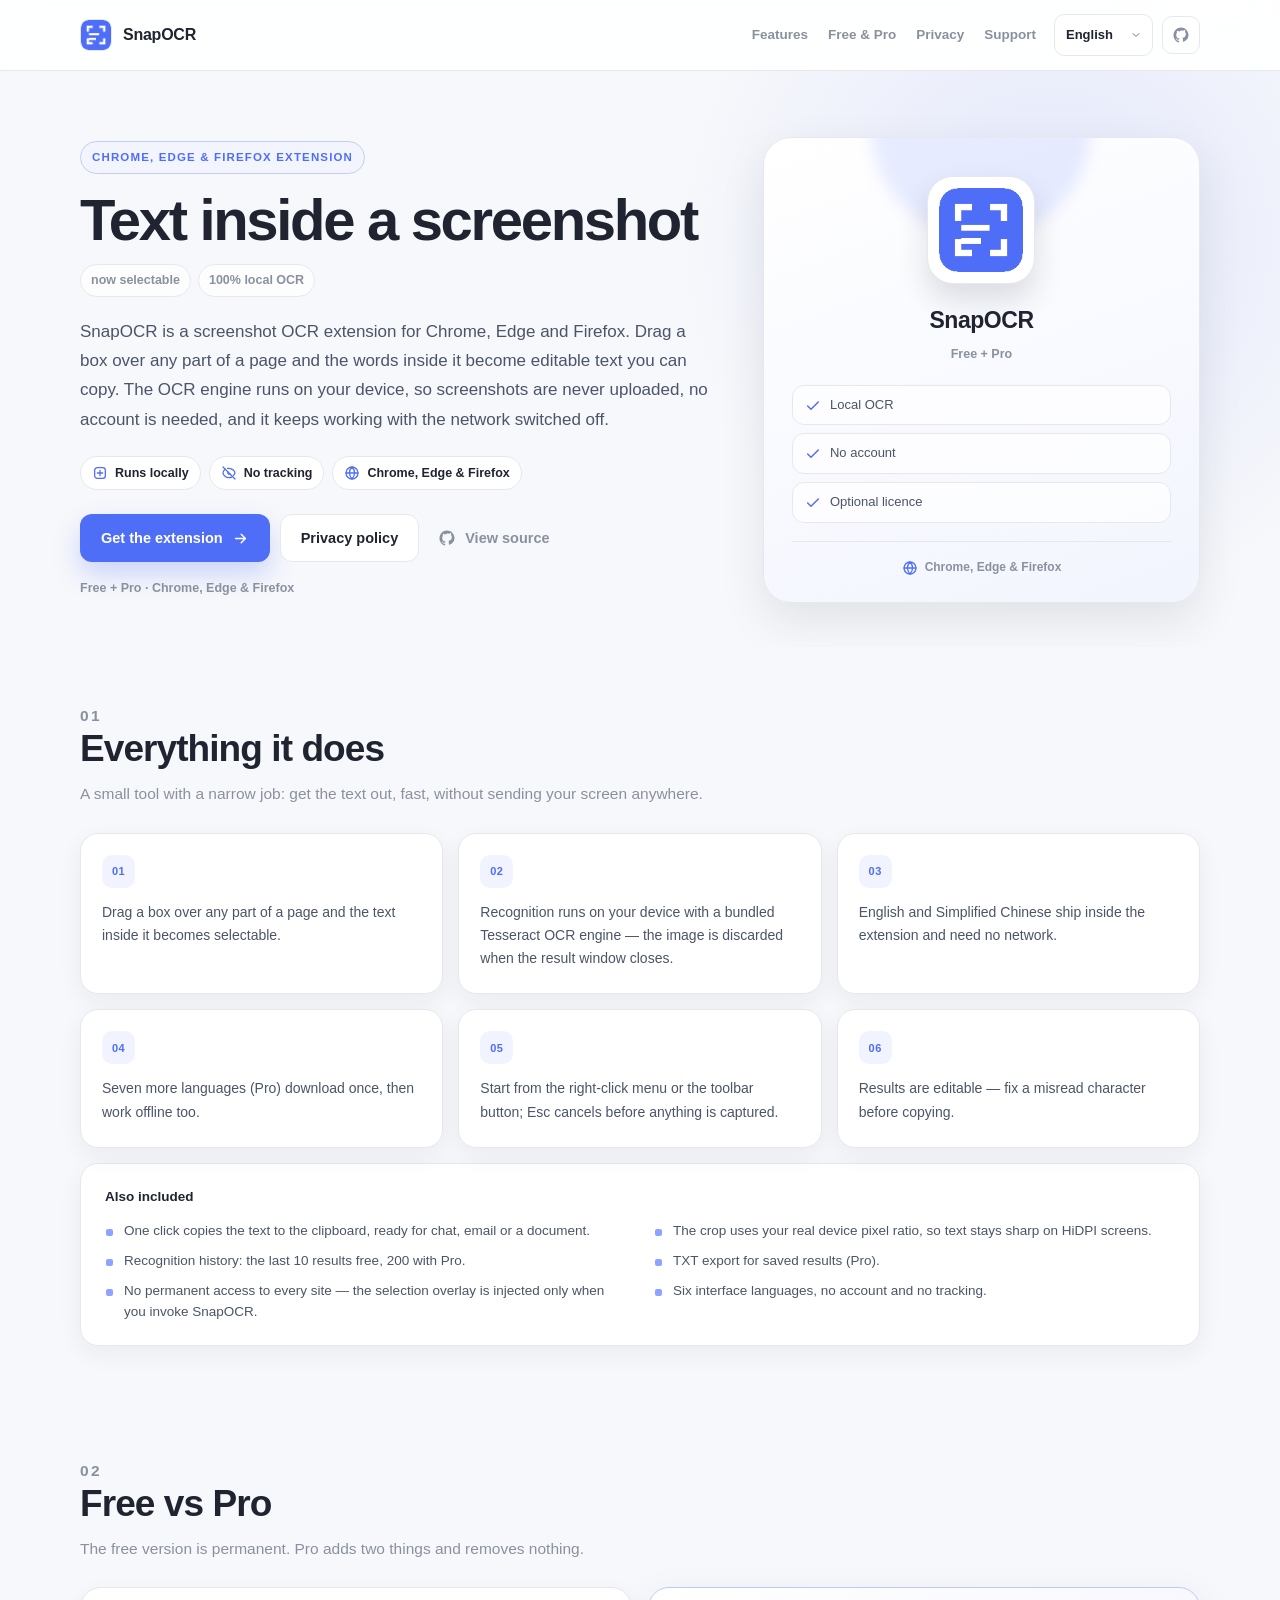
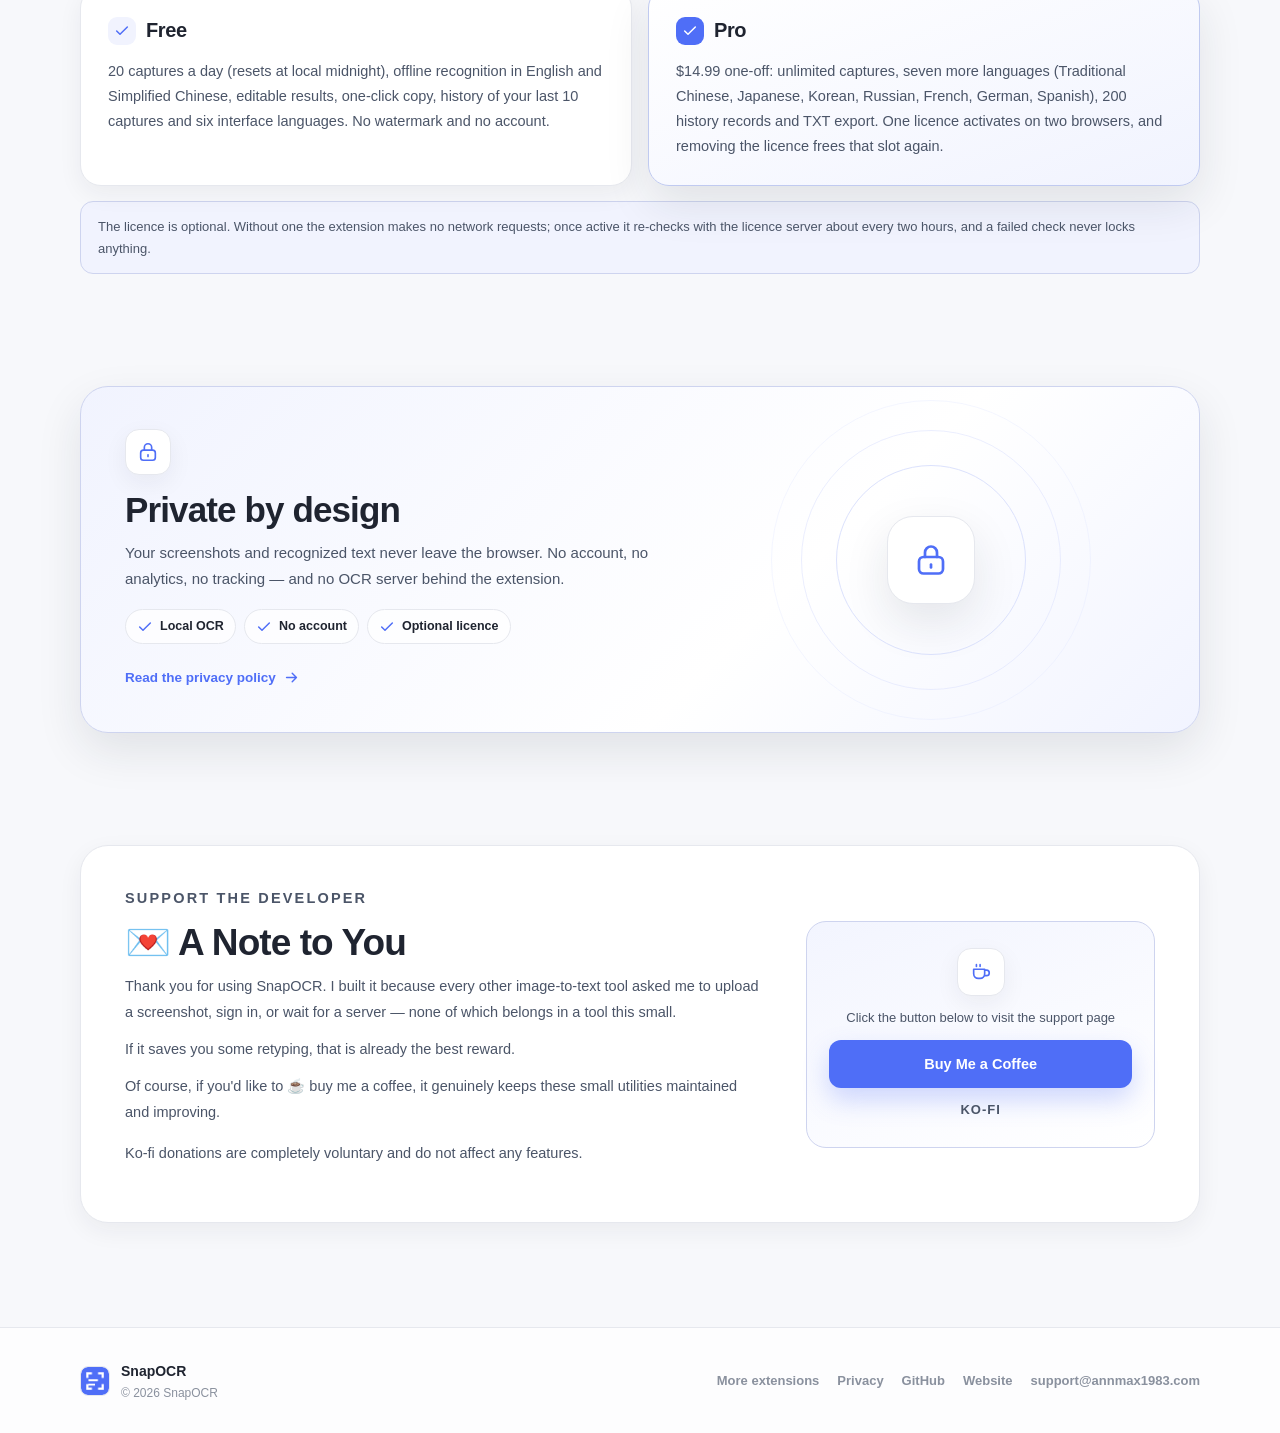
<file: index.html>
<!DOCTYPE html>
<html lang="en">
<head>
<meta charset="utf-8">
<meta name="viewport" content="width=device-width, initial-scale=1">
<title>SnapOCR — Text inside a screenshot</title>
<meta name="description" content="SnapOCR is a screenshot OCR extension for Chrome, Edge and Firefox. Drag a box over any part of a page and the words inside it become editable text.">
<link rel="icon" href="icons/icon128.png">
<style>
:root{
  --accent:#4f6ef7;
  --accent-2:#8ea2ff;
  --bg:#f7f8fb;
  --surface:#ffffff;
  --ink:#1f2430;
  --body:#4b5568;
  --muted:#8a919e;
  --line:#e6e8ee;
  --tint:#eef1fe;
  --tint:color-mix(in srgb, var(--accent) 8%, #ffffff);
  --tint-strong:#e3e8fd;
  --tint-strong:color-mix(in srgb, var(--accent) 14%, #ffffff);
  --shadow:0 18px 45px rgba(31,36,48,.10);
  --shadow-soft:0 8px 24px rgba(31,36,48,.06);
}
*{box-sizing:border-box}
html{scroll-behavior:smooth;scroll-padding-top:96px}
body{
  margin:0;
  color:var(--body);
  background:radial-gradient(900px 420px at 100% -8%, color-mix(in srgb, var(--accent-2) 12%, #ffffff) 0%, rgba(255,255,255,0) 70%), var(--bg);
  font-family:"Segoe UI Variable Text","Segoe UI",-apple-system,BlinkMacSystemFont,"Helvetica Neue",Arial,sans-serif;
  font-size:16px;
  line-height:1.65;
  -webkit-font-smoothing:antialiased;
  text-rendering:optimizeLegibility;
}
img{display:block;max-width:100%}
a{color:var(--accent);text-decoration:none}
a:hover{text-decoration:underline}
button,select{font:inherit}
[hidden]{display:none !important}
::selection{background:color-mix(in srgb, var(--accent) 22%, #ffffff);color:var(--ink)}
:focus-visible{outline:2px solid color-mix(in srgb, var(--accent) 55%, #ffffff);outline-offset:3px}
.wrap{width:min(1120px, calc(100% - 40px));margin:0 auto}
.topbar{position:sticky;top:0;z-index:40;background:rgba(255,255,255,.88);backdrop-filter:blur(16px);border-bottom:1px solid var(--line)}
.topbar-inner{display:flex;align-items:center;gap:18px;height:70px}
.brand{display:flex;align-items:center;gap:11px;color:var(--ink);font-size:16px;font-weight:750;letter-spacing:-.015em;white-space:nowrap}
.brand:hover{text-decoration:none}
.brand img{width:32px;height:32px;border-radius:9px;background:#fff;border:1px solid var(--line)}
.nav-links{display:flex;align-items:center;gap:20px;margin-left:auto;font-size:13.5px;font-weight:650}
.nav-links a{color:var(--muted)}
.nav-links a:hover{color:var(--accent);text-decoration:none}
.top-actions{display:flex;align-items:center;gap:9px;margin-left:auto}
.nav-links + .top-actions{margin-left:0}
.icon-btn{width:38px;height:38px;display:grid;place-items:center;border-radius:10px;border:1px solid var(--line);background:#fff;color:var(--muted)}
.icon-btn:hover{color:var(--accent);border-color:color-mix(in srgb, var(--accent) 26%, var(--line));text-decoration:none}
.lang{
  appearance:none;-webkit-appearance:none;
  border:1px solid var(--line);
  background-color:#fff;
  background-image:url("data:image/svg+xml,%3Csvg xmlns='http://www.w3.org/2000/svg' width='12' height='12' viewBox='0 0 24 24' fill='none' stroke='%2364718a' stroke-width='2' stroke-linecap='round' stroke-linejoin='round'%3E%3Cpath d='m6 9 6 6 6-6'/%3E%3C/svg%3E");
  background-repeat:no-repeat;
  background-position:right 10px center;
  background-size:12px;
  color:var(--ink);
  border-radius:10px;
  padding:9px 32px 9px 11px;
  font-size:13px;
  font-weight:600;
  cursor:pointer;
  max-width:150px;
}
.lang:hover{border-color:color-mix(in srgb, var(--accent) 26%, var(--line))}
.btn{display:inline-flex;align-items:center;justify-content:center;gap:9px;min-height:48px;padding:0 20px;border-radius:12px;border:1px solid transparent;font-weight:700;font-size:14.5px;line-height:1.2;transition:transform .18s ease, box-shadow .18s ease, background-color .18s ease, border-color .18s ease}
.btn:hover{text-decoration:none;transform:translateY(-1px)}
.btn-primary{background:var(--accent);color:#fff;box-shadow:0 12px 26px color-mix(in srgb, var(--accent) 26%, transparent)}
.btn-primary:hover{background:color-mix(in srgb, var(--accent) 90%, var(--ink));box-shadow:0 15px 30px color-mix(in srgb, var(--accent) 30%, transparent)}
.btn-secondary{background:#fff;color:var(--ink);border-color:var(--line)}
.btn-secondary:hover{border-color:color-mix(in srgb, var(--accent) 28%, var(--line))}
.btn-quiet{background:transparent;color:var(--muted);padding:0 8px}
.btn-quiet:hover{color:var(--accent)}
.site-footer{margin-top:48px;border-top:1px solid var(--line);background:rgba(255,255,255,.8);padding:32px 0}
.footer-inner{display:flex;flex-wrap:wrap;gap:20px 32px;align-items:center;justify-content:space-between}
.footer-brand{display:flex;align-items:center;gap:11px;color:var(--ink);font-size:14px;font-weight:700}
.footer-brand img{width:30px;height:30px;border-radius:8px;border:1px solid var(--line);background:#fff}
.footer-brand .copy{display:block;color:var(--muted);font-size:12px;font-weight:500;line-height:1.4;margin-top:1px}
.footer-links{display:flex;flex-wrap:wrap;gap:9px 18px;align-items:center;font-size:13px;font-weight:600}
.footer-links a{color:var(--muted)}
.footer-links a:hover{color:var(--accent);text-decoration:none}
@media (max-width:900px){
  .nav-links{display:none}
  .topbar-inner{height:62px}
  .wrap{width:calc(100% - 32px)}
}
@media (max-width:560px){
  .brand span{display:none}
  .lang{max-width:124px}
  .site-footer{padding:26px 0}
  .footer-inner{align-items:flex-start;flex-direction:column}
}
@media (prefers-reduced-motion:reduce){
  html{scroll-behavior:auto}
  *,*::before,*::after{transition:none !important;animation:none !important}
}

.hero{position:relative;overflow:hidden;padding:66px 0 44px}
.hero::before{content:"";position:absolute;right:-160px;top:-220px;width:780px;height:780px;border-radius:50%;background:radial-gradient(circle, color-mix(in srgb, var(--accent-2) 20%, rgba(255,255,255,0)) 0%, rgba(255,255,255,0) 68%);pointer-events:none}
.hero-grid{position:relative;display:grid;grid-template-columns:minmax(0,1.18fr) minmax(300px,.82fr);gap:54px;align-items:center}
.hero-copy{min-width:0}
.eyebrow{display:inline-flex;align-items:center;gap:7px;padding:6px 11px;border-radius:999px;border:1px solid color-mix(in srgb, var(--accent) 22%, var(--line));background:color-mix(in srgb, var(--accent) 7%, #ffffff);color:var(--accent);font-size:11.5px;font-weight:800;letter-spacing:.1em;text-transform:uppercase}
.hero h1{margin:16px 0 14px;color:var(--ink);font-size:clamp(36px,4.9vw,58px);line-height:1.04;letter-spacing:-.04em;font-weight:800;overflow-wrap:anywhere}
.tagline{display:flex;flex-wrap:wrap;gap:7px;margin:0 0 20px}
.tagline span{padding:5px 10px;border:1px solid var(--line);border-radius:999px;background:rgba(255,255,255,.8);color:var(--muted);font-size:12.5px;font-weight:650}
.lead{max-width:680px;margin:0 0 22px;color:var(--body);font-size:17px;line-height:1.72}
.badges{display:flex;flex-wrap:wrap;gap:8px;margin:0 0 24px}
.badge{display:inline-flex;align-items:center;gap:7px;padding:6px 11px;border:1px solid var(--line);border-radius:999px;background:#fff;color:var(--ink);font-size:12.5px;font-weight:650}
.badge svg{color:var(--accent)}
.cta-row{display:flex;flex-wrap:wrap;gap:10px;align-items:center}
.micro{margin:16px 0 0;color:var(--muted);font-size:12.5px;font-weight:550}
.app-card{position:relative;overflow:hidden;padding:32px 28px 24px;border:1px solid var(--line);border-radius:28px;background:linear-gradient(160deg,#ffffff 0%, color-mix(in srgb, var(--accent) 7%, #ffffff) 100%);box-shadow:var(--shadow);text-align:center}
.app-card-glow{position:absolute;width:220px;height:220px;left:50%;top:-120px;transform:translateX(-50%);border-radius:50%;background:color-mix(in srgb, var(--accent-2) 20%, rgba(255,255,255,0));filter:blur(8px)}
.app-icon{position:relative;width:108px;height:108px;margin:6px auto 18px;padding:11px;border-radius:26px;background:#fff;border:1px solid var(--line);box-shadow:0 16px 30px rgba(31,36,48,.14)}
.app-icon img{width:100%;height:100%;object-fit:contain;border-radius:18px}
.app-name{position:relative;color:var(--ink);font-size:23px;font-weight:800;letter-spacing:-.02em}
.app-sub{position:relative;margin:4px 0 20px;color:var(--muted);font-size:12.5px;font-weight:600}
.app-points{position:relative;display:grid;gap:8px;text-align:left}
.app-points div{display:flex;align-items:flex-start;gap:9px;padding:10px 12px;border:1px solid var(--line);border-radius:12px;background:rgba(255,255,255,.72);color:var(--body);font-size:13px;line-height:1.45}
.app-points svg{flex:none;margin-top:2px;color:var(--accent)}
.app-footer{position:relative;display:flex;align-items:center;justify-content:center;gap:7px;margin-top:18px;padding-top:16px;border-top:1px solid var(--line);color:var(--muted);font-size:12px;font-weight:650}
.app-footer svg{color:var(--accent)}
.block{padding:56px 0}
.section-head{max-width:720px;margin:0 0 26px}
.kicker{margin:0 0 9px;color:var(--accent);font-size:11.5px;font-weight:800;letter-spacing:.15em;text-transform:uppercase}
.section-head h2,.support-copy h2{margin:0 0 10px;color:var(--ink);font-size:clamp(27px,3.2vw,37px);line-height:1.15;letter-spacing:-.025em;font-weight:800}
.section-head p{margin:0;color:var(--muted);font-size:15.5px;line-height:1.65}
.feature-grid{display:grid;grid-template-columns:repeat(3,minmax(0,1fr));gap:15px}
.feature{padding:21px 21px 23px;border:1px solid var(--line);border-radius:18px;background:#fff;box-shadow:var(--shadow-soft);transition:transform .2s ease, border-color .2s ease, box-shadow .2s ease}
.feature:hover{transform:translateY(-2px);border-color:color-mix(in srgb, var(--accent) 22%, var(--line));box-shadow:0 14px 32px rgba(31,36,48,.09)}
.feature .num{display:inline-flex;align-items:center;justify-content:center;width:33px;height:33px;margin-bottom:13px;border-radius:10px;background:var(--tint);color:var(--accent);font-size:11px;font-weight:800;letter-spacing:.04em}
.feature p{margin:0;color:var(--body);font-size:14px;line-height:1.66}
.more-panel{margin-top:15px;padding:22px 24px;border:1px solid var(--line);border-radius:18px;background:#fff;box-shadow:var(--shadow-soft)}
.more-panel h3{margin:0 0 13px;color:var(--ink);font-size:13.5px;font-weight:750}
.more-list{display:grid;grid-template-columns:1fr 1fr;gap:9px 28px;margin:0;padding:0;list-style:none}
.more-list li{position:relative;padding-left:19px;color:var(--body);font-size:13.5px;line-height:1.55}
.more-list li::before{content:"";position:absolute;left:1px;top:.6em;width:7px;height:7px;border-radius:2px;background:var(--accent-2)}
.plans{display:grid;grid-template-columns:1fr 1fr;gap:16px}
.plan{padding:26px 27px;border:1px solid var(--line);border-radius:21px;background:#fff;box-shadow:var(--shadow-soft)}
.plan.premium{border-color:color-mix(in srgb, var(--accent) 25%, var(--line));background:linear-gradient(160deg,#ffffff 0%, color-mix(in srgb, var(--accent) 8%, #ffffff) 100%);box-shadow:var(--shadow)}
.plan-top{display:flex;align-items:center;gap:10px;margin-bottom:12px}
.plan-top h3{margin:0;color:var(--ink);font-size:20px;font-weight:780;letter-spacing:-.02em}
.plan-mark{display:inline-flex;align-items:center;justify-content:center;width:28px;height:28px;border-radius:9px}
.plan-mark.free{background:var(--tint);color:var(--accent)}
.plan-mark.premium{background:var(--accent);color:#fff}
.plan p{margin:0;color:var(--body);font-size:14.5px;line-height:1.72}
.plan-note{margin-top:15px;padding:14px 17px;border:1px solid color-mix(in srgb, var(--accent) 16%, var(--line));border-radius:13px;background:var(--tint);color:var(--body);font-size:13px;line-height:1.65}
.privacy-panel{display:grid;grid-template-columns:minmax(0,1.1fr) minmax(260px,.9fr);gap:34px;align-items:center;padding:42px 44px;border:1px solid color-mix(in srgb, var(--accent) 16%, var(--line));border-radius:28px;background:linear-gradient(135deg, color-mix(in srgb, var(--accent) 8%, #ffffff) 0%, #ffffff 62%, color-mix(in srgb, var(--accent-2) 12%, #ffffff) 100%);box-shadow:var(--shadow)}
.panel-icon{display:inline-flex;align-items:center;justify-content:center;width:46px;height:46px;margin-bottom:15px;border-radius:14px;background:#fff;border:1px solid var(--line);color:var(--accent);box-shadow:var(--shadow-soft)}
.privacy-panel h2{margin:0 0 10px;color:var(--ink);font-size:clamp(26px,3vw,35px);line-height:1.15;letter-spacing:-.025em;font-weight:800}
.panel-lead{max-width:620px;margin:0 0 18px;color:var(--body);font-size:15px;line-height:1.7}
.points{display:flex;flex-wrap:wrap;gap:8px;margin-bottom:20px}
.point{display:inline-flex;align-items:center;gap:7px;padding:6px 11px;border:1px solid var(--line);border-radius:999px;background:rgba(255,255,255,.78);color:var(--ink);font-size:12.5px;font-weight:650}
.point svg{color:var(--accent)}
.text-link{display:inline-flex;align-items:center;gap:7px;color:var(--accent);font-size:13.5px;font-weight:750}
.text-link:hover{text-decoration:none;gap:10px}
.privacy-visual{position:relative;min-height:250px;display:grid;place-items:center}
.ring{position:absolute;border-radius:50%;border:1px solid color-mix(in srgb, var(--accent) 20%, #ffffff)}
.ring.one{width:190px;height:190px}
.ring.two{width:260px;height:260px;opacity:.58}
.ring.three{width:320px;height:320px;opacity:.32}
.lock-badge{position:relative;display:grid;place-items:center;width:88px;height:88px;border-radius:26px;background:#fff;border:1px solid var(--line);color:var(--accent);box-shadow:var(--shadow)}
.lock-badge svg{width:36px;height:36px}
.support-card{display:grid;grid-template-columns:minmax(0,1.3fr) minmax(260px,.7fr);gap:34px;align-items:center;padding:40px 44px;border:1px solid var(--line);border-radius:28px;background:#fff;box-shadow:var(--shadow-soft)}
.support-copy .kicker{margin-bottom:10px}
.support-copy p{max-width:640px;margin:0 0 12px;color:var(--body);font-size:14.5px;line-height:1.75}
.support-copy p:last-of-type{margin-bottom:16px}
.disclaimer{margin:0;color:var(--muted);font-size:12px;line-height:1.6}
.heart{color:var(--accent)}
.kofi{display:flex;flex-direction:column;align-items:center;gap:12px;padding:26px 22px;border:1px solid color-mix(in srgb, var(--accent) 16%, var(--line));border-radius:20px;background:linear-gradient(160deg, color-mix(in srgb, var(--accent) 7%, #ffffff) 0%, #ffffff 100%);text-align:center}
.kofi-icon{display:grid;place-items:center;width:48px;height:48px;border-radius:14px;background:#fff;border:1px solid var(--line);color:var(--accent);box-shadow:var(--shadow-soft)}
.kofi p{margin:0;color:var(--body);font-size:13px;line-height:1.6}
.kofi-btn{width:100%}
.kofi-note{margin:0;color:var(--muted);font-size:11.5px;font-weight:700;letter-spacing:.08em;text-transform:uppercase}
@media (max-width:1024px){
  .hero-grid{grid-template-columns:1fr;gap:38px}
  .app-card{max-width:460px;margin:0 auto;width:100%}
  .feature-grid{grid-template-columns:1fr 1fr}
  .privacy-panel,.support-card{grid-template-columns:1fr;gap:26px}
  .privacy-visual{min-height:210px}
}
@media (max-width:760px){
  .hero{padding:44px 0 30px}
  .hero h1{font-size:clamp(33px,9vw,46px)}
  .lead{font-size:16px}
  .block{padding:42px 0}
  .feature-grid{grid-template-columns:1fr}
  .plans{grid-template-columns:1fr}
  .more-list{grid-template-columns:1fr}
  .privacy-panel,.support-card{padding:28px 22px;border-radius:22px}
  .privacy-visual{display:none}
  .cta-row .btn{flex:1 1 auto}
}
</style>
</head>
<body>
<header class="topbar">
  <div class="wrap topbar-inner">
    <a class="brand" href="index.html"><img src="icons/icon128.png" alt="" width="32" height="32"><span>SnapOCR</span></a>
    <nav class="nav-links" aria-label="Main">
      <a href="#features" id="i-nav-features">Features</a>
      <a href="#plans" id="i-nav-plans">Free &amp; Pro</a>
      <a href="#privacy" id="i-nav-privacy">Privacy</a>
      <a href="#support" id="i-nav-support">Support</a>
    </nav>
    <div class="top-actions">
      <select class="lang" id="i-lang" aria-label="Language"><option value="en">English</option><option value="zh">简体中文</option><option value="ja">日本語</option><option value="de">Deutsch</option><option value="es">Español</option><option value="fr">Français</option></select>
      <a class="icon-btn" href="https://github.com/annmax1983/SnapOCR" target="_blank" rel="noopener" aria-label="GitHub"><svg viewBox="0 0 24 24" width="18" height="18" aria-hidden="true" fill="currentColor"><path d="M12 2C6.48 2 2 6.58 2 12.25c0 4.53 2.87 8.37 6.84 9.73.5.1.68-.22.68-.49 0-.24-.01-1.05-.01-1.9-2.78.62-3.37-1.21-3.37-1.21-.45-1.18-1.11-1.5-1.11-1.5-.91-.64.07-.63.07-.63 1 .07 1.53 1.06 1.53 1.06.89 1.56 2.34 1.11 2.91.85.09-.66.35-1.11.63-1.36-2.22-.26-4.56-1.14-4.56-5.07 0-1.12.39-2.03 1.03-2.75-.1-.26-.45-1.3.1-2.71 0 0 .84-.28 2.75 1.05A9.4 9.4 0 0 1 12 5.96c.85 0 1.71.12 2.51.35 1.91-1.33 2.75-1.05 2.75-1.05.55 1.41.2 2.45.1 2.71.64.72 1.03 1.63 1.03 2.75 0 3.94-2.34 4.81-4.57 5.06.36.32.68.94.68 1.9 0 1.37-.01 2.47-.01 2.81 0 .27.18.6.69.49A10.02 10.02 0 0 0 22 12.25C22 6.58 17.52 2 12 2Z"/></svg></a>
    </div>
  </div>
</header>
<main>
  <section class="hero">
    <div class="wrap hero-grid">
      <div class="hero-copy">
        <span class="eyebrow" id="i-eyebrow">Chrome, Edge &amp; Firefox extension</span>
        <h1 id="i-h1">Text inside a screenshot</h1>
        <div class="tagline" id="i-tagline"><span>now selectable</span><span>100% local OCR</span></div>
        <p class="lead" id="i-intro">SnapOCR is a screenshot OCR extension for Chrome, Edge and Firefox. Drag a box over any part of a page and the words inside it become editable text you can copy. The OCR engine runs on your device, so screenshots are never uploaded, no account is needed, and it keeps working with the network switched off.</p>
        <div class="badges" id="i-badges"><span class="badge"><svg viewBox="0 0 24 24" width="16" height="16" aria-hidden="true" fill="none" stroke="currentColor" stroke-width="1.9" stroke-linecap="round" stroke-linejoin="round"><rect x="4" y="4" width="16" height="16" rx="4"/><path d="M8 12h8M12 8v8"/></svg>Runs locally</span><span class="badge"><svg viewBox="0 0 24 24" width="16" height="16" aria-hidden="true" fill="none" stroke="currentColor" stroke-width="1.9" stroke-linecap="round" stroke-linejoin="round"><path d="M3 3l18 18"/><path d="M10.6 10.6a2 2 0 0 0 2.8 2.8"/><path d="M9.9 5.2A10.8 10.8 0 0 1 12 5c5 0 9 4.5 9 7a11.7 11.7 0 0 1-2.3 3.6"/><path d="M6.2 6.2C4.2 7.7 3 9.7 3 12c0 2.5 4 7 9 7a11 11 0 0 0 4.2-.8"/></svg>No tracking</span><span class="badge"><svg viewBox="0 0 24 24" width="16" height="16" aria-hidden="true" fill="none" stroke="currentColor" stroke-width="1.9" stroke-linecap="round" stroke-linejoin="round"><circle cx="12" cy="12" r="9"/><path d="M3 12h18M12 3c2.5 2.6 3.8 5.7 3.8 9s-1.3 6.4-3.8 9c-2.5-2.6-3.8-5.7-3.8-9S9.5 5.6 12 3Z"/></svg>Chrome, Edge &amp; Firefox</span></div>
        <div class="cta-row">
          <a class="btn btn-primary" href="https://annmax1983.com/extensions/snapocr" target="_blank" rel="noopener"><span id="i-get-label">Get the extension</span><svg viewBox="0 0 24 24" width="17" height="17" aria-hidden="true" fill="none" stroke="currentColor" stroke-width="2" stroke-linecap="round" stroke-linejoin="round"><path d="M5 12h14M13 6l6 6-6 6"/></svg></a>
          <a class="btn btn-secondary" href="privacy-policy.html"><span id="i-privacy-label">Privacy policy</span></a>
          <a class="btn btn-quiet" href="https://github.com/annmax1983/SnapOCR" target="_blank" rel="noopener"><svg viewBox="0 0 24 24" width="18" height="18" aria-hidden="true" fill="currentColor"><path d="M12 2C6.48 2 2 6.58 2 12.25c0 4.53 2.87 8.37 6.84 9.73.5.1.68-.22.68-.49 0-.24-.01-1.05-.01-1.9-2.78.62-3.37-1.21-3.37-1.21-.45-1.18-1.11-1.5-1.11-1.5-.91-.64.07-.63.07-.63 1 .07 1.53 1.06 1.53 1.06.89 1.56 2.34 1.11 2.91.85.09-.66.35-1.11.63-1.36-2.22-.26-4.56-1.14-4.56-5.07 0-1.12.39-2.03 1.03-2.75-.1-.26-.45-1.3.1-2.71 0 0 .84-.28 2.75 1.05A9.4 9.4 0 0 1 12 5.96c.85 0 1.71.12 2.51.35 1.91-1.33 2.75-1.05 2.75-1.05.55 1.41.2 2.45.1 2.71.64.72 1.03 1.63 1.03 2.75 0 3.94-2.34 4.81-4.57 5.06.36.32.68.94.68 1.9 0 1.37-.01 2.47-.01 2.81 0 .27.18.6.69.49A10.02 10.02 0 0 0 22 12.25C22 6.58 17.52 2 12 2Z"/></svg><span id="i-source-label">View source</span></a>
        </div>
        <p class="micro" id="i-micro">Free + Pro · Chrome, Edge &amp; Firefox</p>
      </div>
      <aside class="app-card" aria-label="SnapOCR">
        <div class="app-card-glow" aria-hidden="true"></div>
        <div class="app-icon"><img src="icons/icon128.png" alt="SnapOCR icon" width="108" height="108"></div>
        <div class="app-name" id="i-app-name">SnapOCR</div>
        <div class="app-sub" id="i-app-sub">Free + Pro</div>
        <div class="app-points" id="i-app-points"><div><svg viewBox="0 0 24 24" width="16" height="16" aria-hidden="true" fill="none" stroke="currentColor" stroke-width="2.2" stroke-linecap="round" stroke-linejoin="round"><path d="M20 6 9 17l-5-5"/></svg><span>Local OCR</span></div><div><svg viewBox="0 0 24 24" width="16" height="16" aria-hidden="true" fill="none" stroke="currentColor" stroke-width="2.2" stroke-linecap="round" stroke-linejoin="round"><path d="M20 6 9 17l-5-5"/></svg><span>No account</span></div><div><svg viewBox="0 0 24 24" width="16" height="16" aria-hidden="true" fill="none" stroke="currentColor" stroke-width="2.2" stroke-linecap="round" stroke-linejoin="round"><path d="M20 6 9 17l-5-5"/></svg><span>Optional licence</span></div></div>
        <div class="app-footer"><svg viewBox="0 0 24 24" width="16" height="16" aria-hidden="true" fill="none" stroke="currentColor" stroke-width="1.9" stroke-linecap="round" stroke-linejoin="round"><circle cx="12" cy="12" r="9"/><path d="M3 12h18M12 3c2.5 2.6 3.8 5.7 3.8 9s-1.3 6.4-3.8 9c-2.5-2.6-3.8-5.7-3.8-9S9.5 5.6 12 3Z"/></svg><span id="i-app-browsers">Chrome, Edge &amp; Firefox</span></div>
      </aside>
    </div>
  </section>

  <section class="block" id="features">
    <div class="wrap">
      <div class="section-head">
        <p class="kicker">01</p>
        <h2 id="i-feat-title">Everything it does</h2>
        <p id="i-feat-lead">A small tool with a narrow job: get the text out, fast, without sending your screen anywhere.</p>
      </div>
      <div class="feature-grid" id="i-features">
<article class="feature"><span class="num">01</span><p>Drag a box over any part of a page and the text inside it becomes selectable.</p></article>
<article class="feature"><span class="num">02</span><p>Recognition runs on your device with a bundled Tesseract OCR engine — the image is discarded when the result window closes.</p></article>
<article class="feature"><span class="num">03</span><p>English and Simplified Chinese ship inside the extension and need no network.</p></article>
<article class="feature"><span class="num">04</span><p>Seven more languages (Pro) download once, then work offline too.</p></article>
<article class="feature"><span class="num">05</span><p>Start from the right-click menu or the toolbar button; Esc cancels before anything is captured.</p></article>
<article class="feature"><span class="num">06</span><p>Results are editable — fix a misread character before copying.</p></article>
      </div>
      <div class="more-panel" id="i-more-panel">
        <h3 id="i-more-title">Also included</h3>
        <ul class="more-list" id="i-more"><li>One click copies the text to the clipboard, ready for chat, email or a document.</li>
<li>The crop uses your real device pixel ratio, so text stays sharp on HiDPI screens.</li>
<li>Recognition history: the last 10 results free, 200 with Pro.</li>
<li>TXT export for saved results (Pro).</li>
<li>No permanent access to every site — the selection overlay is injected only when you invoke SnapOCR.</li>
<li>Six interface languages, no account and no tracking.</li></ul>
      </div>
    </div>
  </section>

  <section class="block" id="plans">
    <div class="wrap">
      <div class="section-head">
        <p class="kicker">02</p>
        <h2 id="i-plan-title">Free vs Pro</h2>
        <p id="i-plan-lead">The free version is permanent. Pro adds two things and removes nothing.</p>
      </div>
      <div class="plans" id="i-plans">
        <article class="plan"><div class="plan-top"><span class="plan-mark free"><svg viewBox="0 0 24 24" width="16" height="16" aria-hidden="true" fill="none" stroke="currentColor" stroke-width="2.2" stroke-linecap="round" stroke-linejoin="round"><path d="M20 6 9 17l-5-5"/></svg></span><h3>Free</h3></div><p>20 captures a day (resets at local midnight), offline recognition in English and Simplified Chinese, editable results, one-click copy, history of your last 10 captures and six interface languages. No watermark and no account.</p></article>
        <article class="plan premium"><div class="plan-top"><span class="plan-mark premium"><svg viewBox="0 0 24 24" width="16" height="16" aria-hidden="true" fill="none" stroke="currentColor" stroke-width="2.2" stroke-linecap="round" stroke-linejoin="round"><path d="M20 6 9 17l-5-5"/></svg></span><h3>Pro</h3></div><p>$14.99 one-off: unlimited captures, seven more languages (Traditional Chinese, Japanese, Korean, Russian, French, German, Spanish), 200 history records and TXT export. One licence activates on two browsers, and removing the licence frees that slot again.</p></article>
      </div>
      <div class="plan-note" id="i-plan-note">The licence is optional. Without one the extension makes no network requests; once active it re-checks with the licence server about every two hours, and a failed check never locks anything.</div>
    </div>
  </section>

  <section class="block" id="privacy">
    <div class="wrap">
      <div class="privacy-panel">
        <div>
          <span class="panel-icon"><svg viewBox="0 0 24 24" width="22" height="22" aria-hidden="true" fill="none" stroke="currentColor" stroke-width="1.8" stroke-linecap="round" stroke-linejoin="round"><rect x="4" y="10" width="16" height="11" rx="3"/><path d="M8 10V7a4 4 0 0 1 8 0v3"/><path d="M12 15v2"/></svg></span>
          <h2 id="i-priv-title">Private by design</h2>
          <p class="panel-lead" id="i-priv-lead">Your screenshots and recognized text never leave the browser. No account, no analytics, no tracking — and no OCR server behind the extension.</p>
          <div class="points" id="i-priv-points"><span class="point"><svg viewBox="0 0 24 24" width="16" height="16" aria-hidden="true" fill="none" stroke="currentColor" stroke-width="2.2" stroke-linecap="round" stroke-linejoin="round"><path d="M20 6 9 17l-5-5"/></svg>Local OCR</span><span class="point"><svg viewBox="0 0 24 24" width="16" height="16" aria-hidden="true" fill="none" stroke="currentColor" stroke-width="2.2" stroke-linecap="round" stroke-linejoin="round"><path d="M20 6 9 17l-5-5"/></svg>No account</span><span class="point"><svg viewBox="0 0 24 24" width="16" height="16" aria-hidden="true" fill="none" stroke="currentColor" stroke-width="2.2" stroke-linecap="round" stroke-linejoin="round"><path d="M20 6 9 17l-5-5"/></svg>Optional licence</span></div>
          <a class="text-link" href="privacy-policy.html"><span id="i-priv-cta">Read the privacy policy</span><svg viewBox="0 0 24 24" width="17" height="17" aria-hidden="true" fill="none" stroke="currentColor" stroke-width="2" stroke-linecap="round" stroke-linejoin="round"><path d="M5 12h14M13 6l6 6-6 6"/></svg></a>
        </div>
        <div class="privacy-visual" aria-hidden="true">
          <span class="ring one"></span><span class="ring two"></span><span class="ring three"></span>
          <span class="lock-badge"><svg viewBox="0 0 24 24" width="22" height="22" aria-hidden="true" fill="none" stroke="currentColor" stroke-width="1.8" stroke-linecap="round" stroke-linejoin="round"><rect x="4" y="10" width="16" height="11" rx="3"/><path d="M8 10V7a4 4 0 0 1 8 0v3"/><path d="M12 15v2"/></svg></span>
        </div>
      </div>
    </div>
  </section>

  <section class="block" id="support">
    <div class="wrap">
      <div class="support-card">
        <div class="support-copy">
          <p class="kicker" id="i-support-eyebrow">Support the developer</p>
          <h2 id="i-support-title">💌 A Note to You</h2>
          <div id="i-support-copy"><p>Thank you for using SnapOCR. I built it because every other image-to-text tool asked me to upload a screenshot, sign in, or wait for a server — none of which belongs in a tool this small.</p><p>If it saves you some retyping, that is already the best reward.</p><p>Of course, if you'd like to <span class="heart">☕</span> buy me a coffee, it genuinely keeps these small utilities maintained and improving.</p></div>
          <p class="disclaimer" id="i-support-disclaimer">Ko-fi donations are completely voluntary and do not affect any features.</p>
        </div>
        <div class="kofi">
          <div class="kofi-icon"><svg viewBox="0 0 24 24" width="22" height="22" aria-hidden="true" fill="none" stroke="currentColor" stroke-width="1.8" stroke-linecap="round" stroke-linejoin="round"><path d="M4 9h12v5a5 5 0 0 1-5 5H9a5 5 0 0 1-5-5V9Z"/><path d="M16 10h2a3 3 0 0 1 0 6h-2"/><path d="M7 4v2M11 4v2"/></svg></div>
          <p id="i-support-hint">Click the button below to visit the support page</p>
          <a class="btn btn-primary kofi-btn" href="https://ko-fi.com/annmax?ref=snapocr" target="_blank" rel="noopener"><span id="i-support-btn-label">Buy Me a Coffee</span></a>
          <p class="kofi-note">Ko-fi</p>
        </div>
      </div>
    </div>
  </section>
</main>
<footer class="site-footer">
  <div class="wrap footer-inner">
    <div class="footer-brand">
      <img src="icons/icon128.png" alt="" width="30" height="30">
      <div>SnapOCR<span class="copy" id="i-footer-copy">© 2026 SnapOCR</span></div>
    </div>
    <nav class="footer-links" aria-label="Footer">
      <a href="https://annmax1983.com/extensions.html" target="_blank" rel="noopener" id="i-footer-more">More extensions</a>
      <a href="privacy-policy.html" id="i-footer-privacy">Privacy</a>
      <a href="https://github.com/annmax1983/SnapOCR" target="_blank" rel="noopener" id="i-footer-github">GitHub</a>
      <a href="https://annmax1983.com/extensions/snapocr" target="_blank" rel="noopener" id="i-footer-site">Website</a>
      <a href="mailto:support@annmax1983.com">support@annmax1983.com</a>
    </nav>
  </div>
</footer>
<script>
const MODEL = {"name":"SnapOCR","icon":"icons/icon128.png","github":"https://github.com/annmax1983/SnapOCR","site":"https://annmax1983.com/extensions/snapocr","support":"https://ko-fi.com/annmax?ref=snapocr","slug":"snapocr","langs":{"en":{"tagline":"Text inside a screenshot · now selectable · 100% local OCR","intro":"SnapOCR is a screenshot OCR extension for Chrome, Edge and Firefox. Drag a box over any part of a page and the words inside it become editable text you can copy. The OCR engine runs on your device, so screenshots are never uploaded, no account is needed, and it keeps working with the network switched off.","why":["Drag a box over any part of a page and the text inside it becomes selectable.","Recognition runs on your device with a bundled Tesseract OCR engine — the image is discarded when the result window closes.","English and Simplified Chinese ship inside the extension and need no network.","Seven more languages (Pro) download once, then work offline too.","Start from the right-click menu or the toolbar button; Esc cancels before anything is captured.","Results are editable — fix a misread character before copying.","One click copies the text to the clipboard, ready for chat, email or a document.","The crop uses your real device pixel ratio, so text stays sharp on HiDPI screens.","Recognition history: the last 10 results free, 200 with Pro.","TXT export for saved results (Pro).","No permanent access to every site — the selection overlay is injected only when you invoke SnapOCR.","Six interface languages, no account and no tracking."],"plan":{"free":"Free, permanently: 20 captures a day (resets at local midnight), offline recognition in English and Simplified Chinese, editable results, one-click copy, history of your last 10 captures and six interface languages. No watermark and no account.","premium":"Pro ($14.99 one-off): unlimited captures, seven more languages (Traditional Chinese, Japanese, Korean, Russian, French, German, Spanish), 200 history records and TXT export. One licence activates on two browsers, and removing the licence frees that slot again.","note":"The licence is optional. Without one the extension makes no network requests; once active it re-checks with the licence server about every two hours, and a failed check never locks anything."},"thankTitle":"💌 A Note to You","thank":["Thank you for using SnapOCR. I built it because every other image-to-text tool asked me to upload a screenshot, sign in, or wait for a server — none of which belongs in a tool this small.","If it saves you some retyping, that is already the best reward.","Of course, if you'd like to <span class=\"heart\">☕</span> buy me a coffee, it genuinely keeps these small utilities maintained and improving."],"disclaimer":"Ko-fi donations are completely voluntary and do not affect any features.","ctaHint":"Click the button below to visit the support page","btnText":"Buy Me a Coffee","ui":{"navFeatures":"Features","navPlans":"Free & Pro","navPrivacy":"Privacy","navSupport":"Support","eyebrow":"Chrome, Edge & Firefox extension","badgeFree":"Free + Pro","badgeLocal":"Runs locally","badgeNoTrack":"No tracking","badgeBrowsers":"Chrome, Edge & Firefox","ctaGet":"Get the extension","ctaPrivacy":"Privacy policy","ctaSource":"View source","featuresTitle":"Everything it does","featuresLead":"A small tool with a narrow job: get the text out, fast, without sending your screen anywhere.","moreTitle":"Also included","freeLabel":"Free","premiumLabel":"Pro","planTitle":"Free vs Pro","planLead":"The free version is permanent. Pro adds two things and removes nothing.","privacyTitle":"Private by design","privacyLead":"Your screenshots and recognized text never leave the browser. No account, no analytics, no tracking — and no OCR server behind the extension.","privacyPoints":["Local OCR","No account","Optional licence"],"privacyCta":"Read the privacy policy","supportEyebrow":"Support the developer","footerMore":"More extensions","footerPrivacy":"Privacy","footerGithub":"GitHub","footerSite":"Website"}},"zh":{"tagline":"截图里的文字 · 现在能选中了 · 100% 本地 OCR","intro":"SnapOCR 是一款适用于 Chrome、Edge 和 Firefox 的截图取字扩展。在网页上框选任意区域，里面的文字立刻变成可编辑、可复制的内容。OCR 引擎在你自己的设备上运行，截图永不上传，无需注册账号，断网也能照常用。","why":["在页面任意区域拖出一个框，框内的文字立刻变成可选中、可复制的内容。","识别由内置的 Tesseract OCR 引擎在你自己的设备上完成，结果窗口关闭后图片即被丢弃。","英文与简体中文语言包随扩展内置，无需联网。","另外 7 种语言（繁中/日/韩/俄/法/德/西）属 Pro，下载一次后同样离线可用。","从右键菜单或工具栏按钮进入，按 Esc 即可在截图前取消。","识别结果可编辑，复制或导出前先改掉错字。","一键复制到剪贴板，直接粘贴进聊天、邮件或文档。","按真实设备像素比裁剪，高分屏上文字依然锐利。","识别历史：免费版保留最近 10 条，Pro 保留 200 条。","导出 TXT（Pro）。","不申请常驻的全站访问权限，只有你发起识别时才注入选区层。","六种界面语言，无需账号，不做追踪。"],"plan":{"free":"永久免费：每日 20 次识别（本地零点重置），内置英文与简体中文离线识别，结果可编辑、一键复制，保留最近 10 条历史，六种界面语言。没有水印，无需注册。","premium":"Pro（$14.99 一次性买断）：不限每日识别次数，新增 7 种语言的离线识别，200 条识别历史，导出 TXT。一个许可证可在两个浏览器激活，注销后名额重新释放。","note":"许可证完全可选。未激活时扩展不发起任何网络请求；激活后约每两小时向授权服务器核对一次，核对失败也不会锁住任何功能。"},"thankTitle":"💌 说给你听","thank":["感谢你使用 SnapOCR。做它是因为别的「图片转文字」工具都要求上传截图、登录账号或等待服务器——这些都不该出现在这么小的工具里。","如果它帮你少打了一些字，这已经是最好的回报。","如果你愿意 <span class=\"heart\">☕</span> 请我喝杯咖啡，那确实能让这类小工具持续维护、越做越好。"],"disclaimer":"Ko-fi 捐赠完全自愿，不影响任何功能。","ctaHint":"点击下方按钮前往 Ko-fi 支持页面","btnText":"请我喝杯咖啡","ui":{"navFeatures":"功能","navPlans":"免费与 Pro","navPrivacy":"隐私","navSupport":"支持作者","eyebrow":"Chrome、Edge 与 Firefox 扩展","badgeFree":"免费 + Pro","badgeLocal":"本地运行","badgeNoTrack":"无追踪","badgeBrowsers":"Chrome、Edge 与 Firefox","ctaGet":"获取扩展","ctaPrivacy":"隐私政策","ctaSource":"查看源码","featuresTitle":"它能做什么","featuresLead":"一个小工具，只干一件事：把文字快速取出来，且不把屏幕内容发送到任何地方。","moreTitle":"还包括","freeLabel":"免费版","premiumLabel":"Pro","planTitle":"免费版与 Pro","planLead":"免费版永久可用。Pro 只多了两项，不减少任何现有功能。","privacyTitle":"隐私优先","privacyLead":"截图和识别结果从不离开浏览器。无需账号，没有统计与追踪，扩展背后也没有 OCR 服务器。","privacyPoints":["本地 OCR","无需账号","许可证可选"],"privacyCta":"阅读隐私政策","supportEyebrow":"支持开发者","footerMore":"更多扩展","footerPrivacy":"隐私政策","footerGithub":"GitHub","footerSite":"官方网站"}},"ja":{"tagline":"スクリーンショットの文字 · 選択できる · 100% ローカル OCR","intro":"SnapOCR は Chrome・Edge・Firefox 向けのスクリーンショット OCR 拡張機能です。ページ上の任意の範囲をドラッグで囲むと、中の文字が編集・コピーできるテキストになります。OCR エンジンは端末上で動くため、スクリーンショットがアップロードされることはなく、アカウントも不要、オフラインでも動作します。","why":["ページのどの部分でもドラッグで囲むと、中の文字が選択・コピーできるテキストになります。","認識は同梱の Tesseract OCR エンジンが端末内で実行し、結果ウィンドウを閉じれば画像は破棄されます。","英語と簡体字中国語は拡張機能に同梱済みで通信不要。","ほか 7 言語（繁体字中国語・日本語・韓国語・ロシア語・フランス語・ドイツ語・スペイン語）は Pro で、初回ダウンロード後はオフラインで使えます。","右クリックメニューかツールバーボタンで開始。Esc で撮影前にキャンセルできます。","認識結果は編集可能。コピー前に誤認識をその場で直せます。","ワンクリックでクリップボードにコピーし、チャット・メール・文書にそのまま貼り付けられます。","実際の device pixel ratio で切り取るため、高解像度画面でも文字が鮮明です。","認識履歴は無料版が直近 10 件、Pro は 200 件。","TXT 書き出し（Pro）。","全サイトへの常駐アクセスは要求しません。選択オーバーレイは実行時のみ注入されます。","6 言語のインターフェース。アカウント不要、トラッキングなし。"],"plan":{"free":"永久無料：1 日 20 回の認識（端末の深夜 0 時にリセット）、英語・簡体字中国語のオフライン認識、結果の編集とワンクリックコピー、直近 10 件の履歴、6 言語の画面。透かしなし、登録不要。","premium":"Pro（$14.99 買い切り）：認識回数無制限、7 言語を追加、履歴 200 件、TXT 書き出し。ライセンス 1 つで 2 つのブラウザを有効化でき、解除すると枠が再び空きます。","note":"ライセンスは任意です。未登録なら通信は発生せず、有効化後は約 2 時間ごとにサーバーへ確認します。確認が失敗しても機能はロックされません。"},"thankTitle":"💌 ご利用ありがとうございます","thank":["SnapOCR を使ってくださりありがとうございます。他の画像文字起こしツールはアップロードやログイン、サーバー待ちを求めますが、この規模の道具にそれは不要だと思って作りました。","打ち直しが少し減ったなら、それが一番の報酬です。","もしよろしければコーヒーを <span class=\"heart\">☕</span> 一杯おごっていただけると、こうした小さな道具を維持する大きな励みになります。"],"disclaimer":"Ko-fi でのご支援は完全に任意で、機能には一切影響しません。","ctaHint":"下のボタンをクリックするとサポートページへ移動します","btnText":"コーヒーをご馳走する","ui":{"navFeatures":"機能","navPlans":"無料と Pro","navPrivacy":"プライバシー","navSupport":"サポート","eyebrow":"Chrome・Edge・Firefox 拡張機能","badgeFree":"無料 + Pro","badgeLocal":"端末上で動作","badgeNoTrack":"トラッキングなし","badgeBrowsers":"Chrome・Edge・Firefox","ctaGet":"拡張機能を入手","ctaPrivacy":"プライバシーポリシー","ctaSource":"ソースを見る","featuresTitle":"できること","featuresLead":"やることは一つ：画面の内容をどこにも送らず、素早く文字を取り出す。","moreTitle":"その他の機能","freeLabel":"無料版","premiumLabel":"Pro","planTitle":"無料版と Pro","planLead":"無料版は永久に使えます。Pro は 2 点を追加するだけで、機能を削りません。","privacyTitle":"プライバシー優先","privacyLead":"スクリーンショットと認識結果はブラウザの外に出ません。アカウント、分析、トラッキングはなく、OCR サーバーもありません。","privacyPoints":["端末内で OCR","アカウント不要","ライセンスは任意"],"privacyCta":"プライバシーポリシーを読む","supportEyebrow":"開発者を支援","footerMore":"他の拡張機能","footerPrivacy":"プライバシー","footerGithub":"GitHub","footerSite":"公式サイト"}},"de":{"tagline":"Text im Screenshot · jetzt markierbar · 100 % lokale OCR","intro":"SnapOCR ist eine Screenshot-OCR-Erweiterung für Chrome, Edge und Firefox. Ziehen Sie einen Rahmen über einen beliebigen Seitenbereich, und der Text darin wird bearbeitbar und kopierbar. Die OCR-Engine läuft auf Ihrem Gerät: Screenshots werden nie hochgeladen, ein Konto ist nicht nötig, und es funktioniert auch ohne Netzwerk.","why":["Rahmen Sie jeden Seitenbereich auf, und der Text darin wird markier- und kopierbar.","Die Erkennung läuft mit der mitgelieferten Tesseract-OCR-Engine auf Ihrem Gerät — das Bild wird verworfen, sobald das Ergebnisfenster schließt.","Englisch und Chinesisch (vereinfacht) sind enthalten und brauchen kein Netz.","Sieben weitere Sprachen (Pro) werden einmal geladen und laufen danach offline.","Start per Rechtsklick-Menü oder Symbolleisten-Button; Esc bricht vor der Aufnahme ab.","Das Ergebnis ist bearbeitbar — korrigieren Sie fehlgelesene Zeichen vor dem Kopieren.","Ein Klick kopiert den Text in die Zwischenablage, bereit für Chat, E-Mail oder Dokument.","Der Zuschnitt nutzt den echten device pixel ratio, damit Text auf HiDPI-Bildschirmen scharf bleibt.","Verlauf: die letzten 10 Erkennungen kostenlos, 200 mit Pro.","TXT-Export für gespeicherte Ergebnisse (Pro).","Kein dauerhafter Zugriff auf alle Seiten — das Auswahl-Overlay wird nur beim Aufruf von SnapOCR injiziert.","Sechs Oberflächensprachen, kein Konto, kein Tracking."],"plan":{"free":"Dauerhaft kostenlos: 20 Aufnahmen pro Tag (Mitternacht Ortszeit), Offline-Erkennung in Englisch und Chinesisch (vereinfacht), bearbeitbare Ergebnisse, Kopieren mit einem Klick, die letzten 10 Einträge im Verlauf und sechs Sprachen. Kein Wasserzeichen, kein Konto.","premium":"Pro (einmaliger Kauf $14.99): unbegrenzte Aufnahmen, sieben weitere Sprachen (Traditionelles Chinesisch, Japanisch, Koreanisch, Russisch, Französisch, Deutsch, Spanisch), 200 Verlaufseinträge und TXT-Export. Eine Lizenz aktiviert zwei Browser; nach dem Entfernen wird der Platz wieder frei.","note":"Die Lizenz ist optional. Ohne Lizenz erzeugt die Erweiterung keinerlei Netzverkehr; nach der Aktivierung prüft sie etwa alle zwei Stunden beim Lizenzserver — schlägt die Prüfung fehl, wird nichts gesperrt."},"thankTitle":"💌 Ein paar Worte an Sie","thank":["Danke, dass Sie SnapOCR nutzen. Ich habe es gebaut, weil jedes andere Bild-zu-Text-Werkzeug einen Upload, eine Anmeldung oder einen Server verlangte — nichts davon gehört in ein so kleines Werkzeug.","Wenn es Ihnen etwas Tippen erspart, ist das bereits die beste Belohnung.","Wenn Sie mir gerne einen <span class=\"heart\">☕</span> Kaffee spendieren möchten, hält das diese kleinen Werkzeuge am Leben und lässt sie besser werden."],"disclaimer":"Ko-fi-Spenden sind völlig freiwillig und beeinflussen keine Funktionen.","ctaHint":"Klicken Sie auf die Schaltfläche unten, um zur Support-Seite zu gelangen","btnText":"Kaffee spendieren","ui":{"navFeatures":"Funktionen","navPlans":"Free & Pro","navPrivacy":"Datenschutz","navSupport":"Support","eyebrow":"Erweiterung für Chrome, Edge und Firefox","badgeFree":"Free + Pro","badgeLocal":"Läuft lokal","badgeNoTrack":"Kein Tracking","badgeBrowsers":"Chrome, Edge & Firefox","ctaGet":"Erweiterung holen","ctaPrivacy":"Datenschutzerklärung","ctaSource":"Quellcode ansehen","featuresTitle":"Was sie kann","featuresLead":"Ein kleines Werkzeug mit einer klaren Aufgabe: Text schnell herausholen, ohne den Bildschirm irgendwohin zu senden.","moreTitle":"Außerdem","freeLabel":"Free","premiumLabel":"Pro","planTitle":"Kostenlos vs Pro","planLead":"Die kostenlose Version bleibt dauerhaft. Pro fügt zwei Dinge hinzu und nimmt nichts weg.","privacyTitle":"Privat by Design","privacyLead":"Screenshots und erkannter Text verlassen den Browser nie. Kein Konto, keine Analyse, kein Tracking — und kein OCR-Server hinter der Erweiterung.","privacyPoints":["Lokale OCR","Kein Konto","Lizenz optional"],"privacyCta":"Datenschutzerklärung lesen","supportEyebrow":"Unterstütze die Entwicklung","footerMore":"Weitere Erweiterungen","footerPrivacy":"Datenschutz","footerGithub":"GitHub","footerSite":"Website"}},"es":{"tagline":"Texto en una captura · ahora seleccionable · OCR 100% local","intro":"SnapOCR es una extensión de OCR por captura para Chrome, Edge y Firefox. Arrastra un recuadro sobre cualquier parte de una página y el texto se vuelve editable y copiable. El motor OCR se ejecuta en tu dispositivo: las capturas nunca se suben, no hace falta cuenta y sigue funcionando sin conexión.","why":["Arrastra un recuadro sobre cualquier parte de la página y el texto de dentro se vuelve seleccionable.","El reconocimiento usa el motor Tesseract OCR incluido y se ejecuta en tu dispositivo; la imagen se descarta al cerrar la ventana de resultados.","Inglés y chino simplificado vienen incluidos y no necesitan red.","Siete idiomas más (Pro) se descargan una vez y luego funcionan sin conexión.","Empieza desde el menú contextual o el botón de la barra; Esc cancela antes de capturar.","El resultado es editable: corrige un carácter mal leído antes de copiar.","Un clic copia el texto al portapapeles, listo para pegar en un chat, un correo o un documento.","El recorte usa el device pixel ratio real, así el texto se mantiene nítido en pantallas HiDPI.","Historial: los últimos 10 resultados gratis, 200 con Pro.","Exportación TXT de los resultados guardados (Pro).","Sin acceso permanente a todos los sitios: la capa de selección solo se inyecta cuando invocas SnapOCR.","Seis idiomas de interfaz, sin cuenta y sin rastreo."],"plan":{"free":"Gratis para siempre: 20 capturas al día (se reinicia a medianoche local), reconocimiento sin conexión en inglés y chino simplificado, resultado editable, copia con un clic, los últimos 10 registros y seis idiomas. Sin marca de agua y sin cuenta.","premium":"Pro (pago único de $14.99): capturas ilimitadas, siete idiomas más (chino tradicional, japonés, coreano, ruso, francés, alemán y español), 200 registros de historial y exportación TXT. Una licencia se activa en dos navegadores; si la quitas de uno, ese espacio vuelve a quedar libre.","note":"La licencia es opcional. Sin ella la extensión no hace ninguna petición de red; una vez activada vuelve a comprobarla con el servidor aproximadamente cada dos horas, y si la comprobación falla no se bloquea nada."},"thankTitle":"💌 Unas palabras para ti","thank":["Gracias por usar SnapOCR. Lo construí porque todas las demás herramientas de imagen a texto pedían subir la captura, iniciar sesión o esperar a un servidor: nada de eso encaja en una herramienta tan pequeña.","Si te ahorra algo de tecleo, esa ya es la mejor recompensa.","Por supuesto, si quieres invitarme a un <span class=\"heart\">☕</span> café, ayuda de verdad a mantener estas utilidades pequeñas y mejorarlas."],"disclaimer":"Las donaciones por Ko-fi son totalmente voluntarias y no afectan a ninguna función.","ctaHint":"Haz clic en el botón de abajo para visitar la página de soporte","btnText":"Invítame a un café","ui":{"navFeatures":"Funciones","navPlans":"Gratis y Pro","navPrivacy":"Privacidad","navSupport":"Apoyo","eyebrow":"Extensión para Chrome, Edge y Firefox","badgeFree":"Gratis + Pro","badgeLocal":"Se ejecuta en local","badgeNoTrack":"Sin rastreo","badgeBrowsers":"Chrome, Edge y Firefox","ctaGet":"Obtener la extensión","ctaPrivacy":"Política de privacidad","ctaSource":"Ver el código","featuresTitle":"Todo lo que hace","featuresLead":"Una herramienta pequeña con un trabajo concreto: sacar el texto rápido, sin enviar tu pantalla a ningún sitio.","moreTitle":"También incluye","freeLabel":"Gratis","premiumLabel":"Pro","planTitle":"Gratis vs Pro","planLead":"La versión gratuita es permanente. Pro añade dos cosas y no quita ninguna.","privacyTitle":"Privacidad por diseño","privacyLead":"Las capturas y el texto reconocido nunca salen del navegador. Sin cuenta, sin analítica, sin rastreo y sin servidor OCR detrás de la extensión.","privacyPoints":["OCR local","Sin cuenta","Licencia opcional"],"privacyCta":"Leer la política de privacidad","supportEyebrow":"Apoya al desarrollador","footerMore":"Más extensiones","footerPrivacy":"Privacidad","footerGithub":"GitHub","footerSite":"Sitio web"}},"fr":{"tagline":"Le texte d'une capture · désormais sélectionnable · OCR 100 % locale","intro":"SnapOCR est une extension d'OCR par capture pour Chrome, Edge et Firefox. Tracez un rectangle sur n'importe quelle zone d'une page et le texte devient modifiable et copiable. Le moteur OCR s'exécute sur votre appareil : les captures ne sont jamais envoyées, aucun compte n'est requis, et tout continue de fonctionner sans réseau.","why":["Tracez un cadre sur n'importe quelle zone d'une page : le texte devient sélectionnable.","La reconnaissance utilise le moteur Tesseract OCR embarqué et s'exécute sur votre appareil ; l'image est supprimée à la fermeture de la fenêtre de résultat.","L'anglais et le chinois simplifié sont inclus et ne demandent aucun réseau.","Sept langues de plus (Pro) se téléchargent une fois puis fonctionnent hors ligne.","Démarrez par le menu contextuel ou le bouton de la barre ; Échap annule avant la capture.","Le résultat est modifiable : corrigez un caractère mal lu avant de copier.","Un clic copie le texte dans le presse-papiers, prêt à coller dans un chat, un e-mail ou un document.","Le recadrage utilise le device pixel ratio réel, le texte reste net sur les écrans HiDPI.","Historique : les 10 derniers résultats en gratuit, 200 avec Pro.","Export TXT des résultats enregistrés (Pro).","Aucun accès permanent à tous les sites : la couche de sélection n'est injectée qu'à l'appel de SnapOCR.","Six langues d'interface, sans compte et sans pistage."],"plan":{"free":"Gratuit pour toujours : 20 captures par jour (remise à zéro à minuit local), reconnaissance hors ligne en anglais et chinois simplifié, résultat modifiable, copie en un clic, les 10 derniers enregistrements et six langues. Sans filigrane et sans compte.","premium":"Pro (achat unique de $14.99) : captures illimitées, sept langues de plus (chinois traditionnel, japonais, coréen, russe, français, allemand, espagnol), 200 entrées d'historique et export TXT. Une licence s'active sur deux navigateurs ; la désactivation libère cette place.","note":"La licence est facultative. Sans licence, l'extension n'effectue aucune requête réseau ; une fois activée, elle revérifie environ toutes les deux heures auprès du serveur de licences, et un échec ne verrouille rien."},"thankTitle":"💌 Un petit mot pour vous","thank":["Merci d'utiliser SnapOCR. Je l'ai créé parce que tous les autres outils d'image vers texte demandaient un envoi, une connexion ou un serveur : rien de tout cela n'a sa place dans un outil aussi petit.","Si SnapOCR vous évite de retaper du texte, c'est déjà la meilleure récompense.","Si vous souhaitez m'offrir un <span class=\"heart\">☕</span> café, cela aide vraiment à maintenir ces petits utilitaires et à les améliorer."],"disclaimer":"Les dons Ko-fi sont entièrement volontaires et n'affectent aucune fonctionnalité.","ctaHint":"Cliquez sur le bouton ci-dessous pour accéder à la page de soutien","btnText":"Offrez-moi un café","ui":{"navFeatures":"Fonctionnalités","navPlans":"Gratuit et Pro","navPrivacy":"Confidentialité","navSupport":"Soutien","eyebrow":"Extension pour Chrome, Edge et Firefox","badgeFree":"Gratuit + Pro","badgeLocal":"Fonctionne en local","badgeNoTrack":"Aucun suivi","badgeBrowsers":"Chrome, Edge et Firefox","ctaGet":"Obtenir l'extension","ctaPrivacy":"Politique de confidentialité","ctaSource":"Voir le code","featuresTitle":"Tout ce qu'elle fait","featuresLead":"Un petit outil avec une tâche précise : extraire le texte vite, sans envoyer votre écran quelque part.","moreTitle":"Également inclus","freeLabel":"Gratuit","premiumLabel":"Pro","planTitle":"Gratuit vs Pro","planLead":"La version gratuite est permanente. Pro ajoute deux choses et n'en retire aucune.","privacyTitle":"Confidentiel par conception","privacyLead":"Les captures et le texte reconnu ne quittent jamais le navigateur. Sans compte, sans analyse, sans pistage — et sans serveur OCR derrière l'extension.","privacyPoints":["OCR locale","Sans compte","Licence facultative"],"privacyCta":"Lire la politique de confidentialité","supportEyebrow":"Soutenir le développeur","footerMore":"Plus d'extensions","footerPrivacy":"Confidentialité","footerGithub":"GitHub","footerSite":"Site web"}}}};
const LANG_KEY = "vkt-snapocr-lang";
(function () {
  "use strict";

  var select = document.getElementById("i-lang");

  function esc(value) {
    return String(value == null ? "" : value)
      .replace(/&/g, "&amp;")
      .replace(/</g, "&lt;")
      .replace(/>/g, "&gt;")
      .replace(/"/g, "&quot;");
  }

  function setText(id, value) {
    var el = document.getElementById(id);
    if (el) el.textContent = value == null ? "" : value;
  }

  function detect() {
    var codes = navigator.languages && navigator.languages.length ? navigator.languages : [navigator.language || "en"];
    for (var i = 0; i < codes.length; i++) {
      var code = String(codes[i] || "").toLowerCase();
      if (code.indexOf("zh") === 0) return "zh";
      if (code.indexOf("ja") === 0) return "ja";
      if (code.indexOf("de") === 0) return "de";
      if (code.indexOf("es") === 0) return "es";
      if (code.indexOf("fr") === 0) return "fr";
      if (code.indexOf("en") === 0) return "en";
    }
    return "en";
  }

  function stripLead(value) {
    var text = String(value == null ? "" : value);
    var match = text.match(/^([^:：]{1,70})[:：]\s*/);
    if (match && /(free|gratis|kostenlos|gratuit|無料|免费|免費|premium|pro\b|payant|kostenpflichtig|プレミアム|有料|高级|高級|付费|付費|licen|lizenz|licencia|licence|授权|授權|ライセンス)/i.test(match[1])) {
      return text.slice(match[0].length);
    }
    return text;
  }

  function sentence(value) {
    var text = String(value == null ? "" : value);
    return /^[a-z]/.test(text) ? text.charAt(0).toUpperCase() + text.slice(1) : text;
  }

  var iconCheck = '<svg viewBox="0 0 24 24" width="16" height="16" aria-hidden="true" fill="none" stroke="currentColor" stroke-width="2.2" stroke-linecap="round" stroke-linejoin="round"><path d="M20 6 9 17l-5-5"/></svg>';
  var iconLocal = '<svg viewBox="0 0 24 24" width="16" height="16" aria-hidden="true" fill="none" stroke="currentColor" stroke-width="1.9" stroke-linecap="round" stroke-linejoin="round"><rect x="4" y="4" width="16" height="16" rx="4"/><path d="M8 12h8M12 8v8"/></svg>';
  var iconEye = '<svg viewBox="0 0 24 24" width="16" height="16" aria-hidden="true" fill="none" stroke="currentColor" stroke-width="1.9" stroke-linecap="round" stroke-linejoin="round"><path d="M3 3l18 18"/><path d="M10.6 10.6a2 2 0 0 0 2.8 2.8"/><path d="M9.9 5.2A10.8 10.8 0 0 1 12 5c5 0 9 4.5 9 7a11.7 11.7 0 0 1-2.3 3.6"/><path d="M6.2 6.2C4.2 7.7 3 9.7 3 12c0 2.5 4 7 9 7a11 11 0 0 0 4.2-.8"/></svg>';
  var iconGlobe = '<svg viewBox="0 0 24 24" width="16" height="16" aria-hidden="true" fill="none" stroke="currentColor" stroke-width="1.9" stroke-linecap="round" stroke-linejoin="round"><circle cx="12" cy="12" r="9"/><path d="M3 12h18M12 3c2.5 2.6 3.8 5.7 3.8 9s-1.3 6.4-3.8 9c-2.5-2.6-3.8-5.7-3.8-9S9.5 5.6 12 3Z"/></svg>';

  function render(lang) {
    var data = MODEL.langs[lang];
    if (!data) return;
    var u = data.ui;

    document.documentElement.lang = lang === "zh" ? "zh-CN" : lang;

    var parts = String(data.tagline || "").split("·").map(function (part) { return part.trim(); }).filter(Boolean);
    var headline = parts.length ? parts.shift() : MODEL.name;

    document.title = MODEL.name + " — " + headline;
    var meta = document.querySelector('meta[name="description"]');
    if (meta) meta.setAttribute("content", data.intro.slice(0, 158));

    setText("i-nav-features", u.navFeatures);
    setText("i-nav-plans", u.navPlans);
    setText("i-nav-privacy", u.navPrivacy);
    setText("i-nav-support", u.navSupport);
    setText("i-eyebrow", u.eyebrow);
    setText("i-h1", headline);
    setText("i-intro", data.intro);
    setText("i-get-label", u.ctaGet);
    setText("i-privacy-label", u.ctaPrivacy);
    setText("i-source-label", u.ctaSource);
    setText("i-micro", u.badgeFree + " · " + u.badgeBrowsers);

    var tagline = document.getElementById("i-tagline");
    if (tagline) {
      tagline.innerHTML = parts.map(function (part) { return "<span>" + esc(part) + "</span>"; }).join("");
    }

    var badges = document.getElementById("i-badges");
    if (badges) {
      badges.innerHTML = [
        [iconLocal, u.badgeLocal],
        [iconEye, u.badgeNoTrack],
        [iconGlobe, u.badgeBrowsers]
      ].map(function (item) {
        return '<span class="badge">' + item[0] + esc(item[1]) + "</span>";
      }).join("");
    }

    setText("i-app-name", MODEL.name);
    setText("i-app-sub", u.badgeFree);
    setText("i-app-browsers", u.badgeBrowsers);
    var appPoints = document.getElementById("i-app-points");
    if (appPoints) {
      appPoints.innerHTML = u.privacyPoints.map(function (point) {
        return "<div>" + iconCheck + "<span>" + esc(point) + "</span></div>";
      }).join("");
    }

    setText("i-feat-title", u.featuresTitle);
    setText("i-feat-lead", u.featuresLead);
    setText("i-more-title", u.moreTitle);

    var primary = data.why.slice(0, 6);
    var extra = data.why.slice(6);
    var featureGrid = document.getElementById("i-features");
    if (featureGrid) {
      featureGrid.innerHTML = primary.map(function (text, index) {
        return '<article class="feature"><span class="num">' + String(index + 1).padStart(2, "0") + "</span><p>" + esc(text) + "</p></article>";
      }).join("");
    }

    var morePanel = document.getElementById("i-more-panel");
    var moreList = document.getElementById("i-more");
    if (morePanel && moreList) {
      if (extra.length) {
        morePanel.hidden = false;
        moreList.innerHTML = extra.map(function (text) { return "<li>" + esc(text) + "</li>"; }).join("");
      } else {
        morePanel.hidden = true;
      }
    }

    setText("i-plan-title", u.planTitle);
    setText("i-plan-lead", u.planLead);
    var plans = document.getElementById("i-plans");
    if (plans) {
      plans.innerHTML =
        '<article class="plan"><div class="plan-top"><span class="plan-mark free">' + iconCheck + "</span><h3>" + esc(u.freeLabel) + "</h3></div><p>" + esc(sentence(stripLead(data.plan.free))) + "</p></article>" +
        '<article class="plan premium"><div class="plan-top"><span class="plan-mark premium">' + iconCheck + "</span><h3>" + esc(u.premiumLabel) + "</h3></div><p>" + esc(sentence(stripLead(data.plan.premium))) + "</p></article>";
    }

    var planNote = document.getElementById("i-plan-note");
    if (planNote) {
      planNote.hidden = !data.plan.note;
      planNote.textContent = data.plan.note || "";
    }

    setText("i-priv-title", u.privacyTitle);
    setText("i-priv-lead", u.privacyLead);
    setText("i-priv-cta", u.privacyCta);
    var points = document.getElementById("i-priv-points");
    if (points) {
      points.innerHTML = u.privacyPoints.map(function (point) {
        return '<span class="point">' + iconCheck + esc(point) + "</span>";
      }).join("");
    }

    setText("i-support-eyebrow", u.supportEyebrow);
    setText("i-support-title", data.thankTitle);
    var copy = document.getElementById("i-support-copy");
    if (copy) {
      copy.innerHTML = data.thank.map(function (paragraph) { return "<p>" + paragraph + "</p>"; }).join("");
    }
    var hint = document.getElementById("i-support-hint");
    if (hint) {
      hint.hidden = !data.ctaHint;
      hint.textContent = data.ctaHint || "";
    }
    setText("i-support-btn-label", data.btnText || "Buy Me a Coffee");
    var disclaimer = document.getElementById("i-support-disclaimer");
    if (disclaimer) {
      disclaimer.hidden = !data.disclaimer;
      disclaimer.textContent = data.disclaimer || "";
    }

    setText("i-footer-more", u.footerMore);
    setText("i-footer-privacy", u.footerPrivacy);
    setText("i-footer-github", u.footerGithub);
    setText("i-footer-site", u.footerSite);
    setText("i-footer-copy", "© 2026 " + MODEL.name);
  }

  function storedLang() {
    try { return localStorage.getItem(LANG_KEY); } catch (error) { return null; }
  }

  function remember(lang) {
    try { localStorage.setItem(LANG_KEY, lang); } catch (error) { /* storage can be blocked */ }
  }

  if (select) {
    var saved = storedLang();
    var initial = saved && MODEL.langs[saved] ? saved : detect();
    if (!MODEL.langs[initial]) initial = "en";
    select.value = initial;
    if (initial !== "en") render(initial);
    select.addEventListener("change", function () {
      remember(select.value);
      render(select.value);
    });
  }
})();

</script>
</body>
</html>
</file>
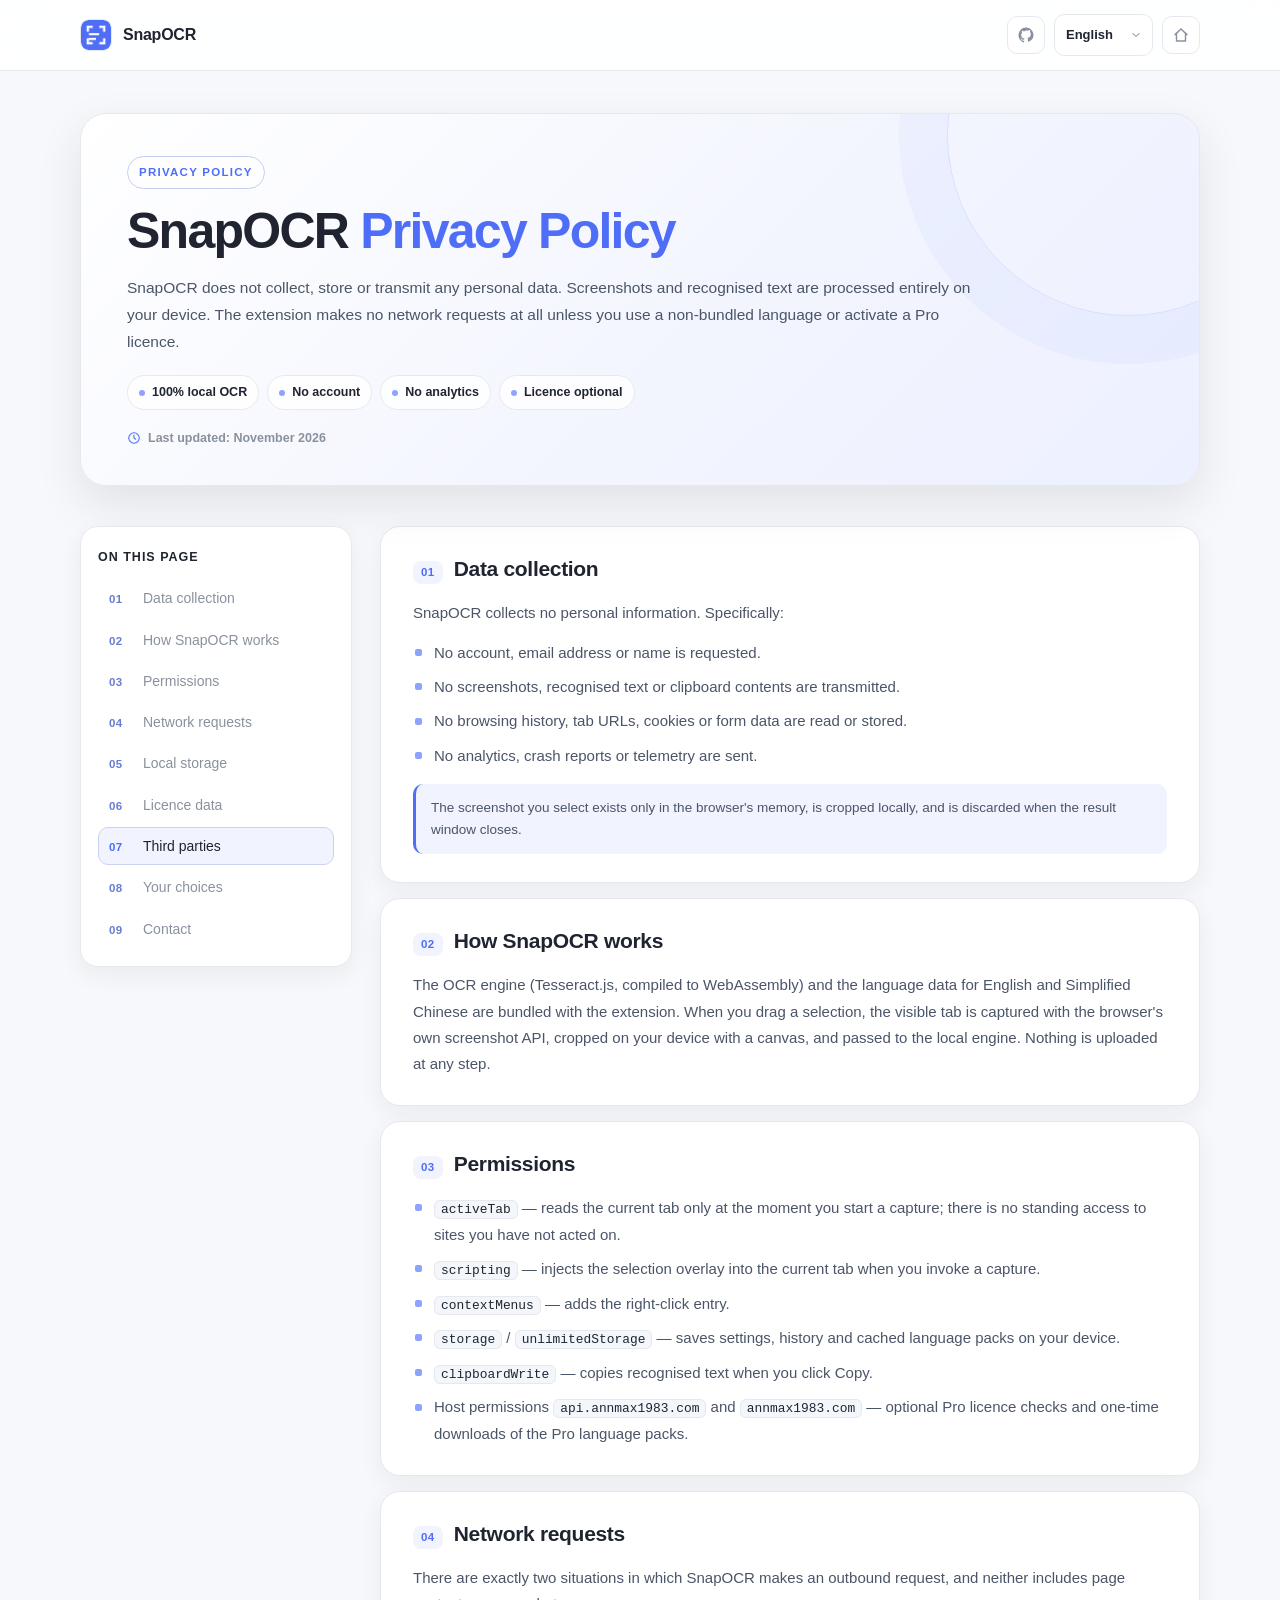
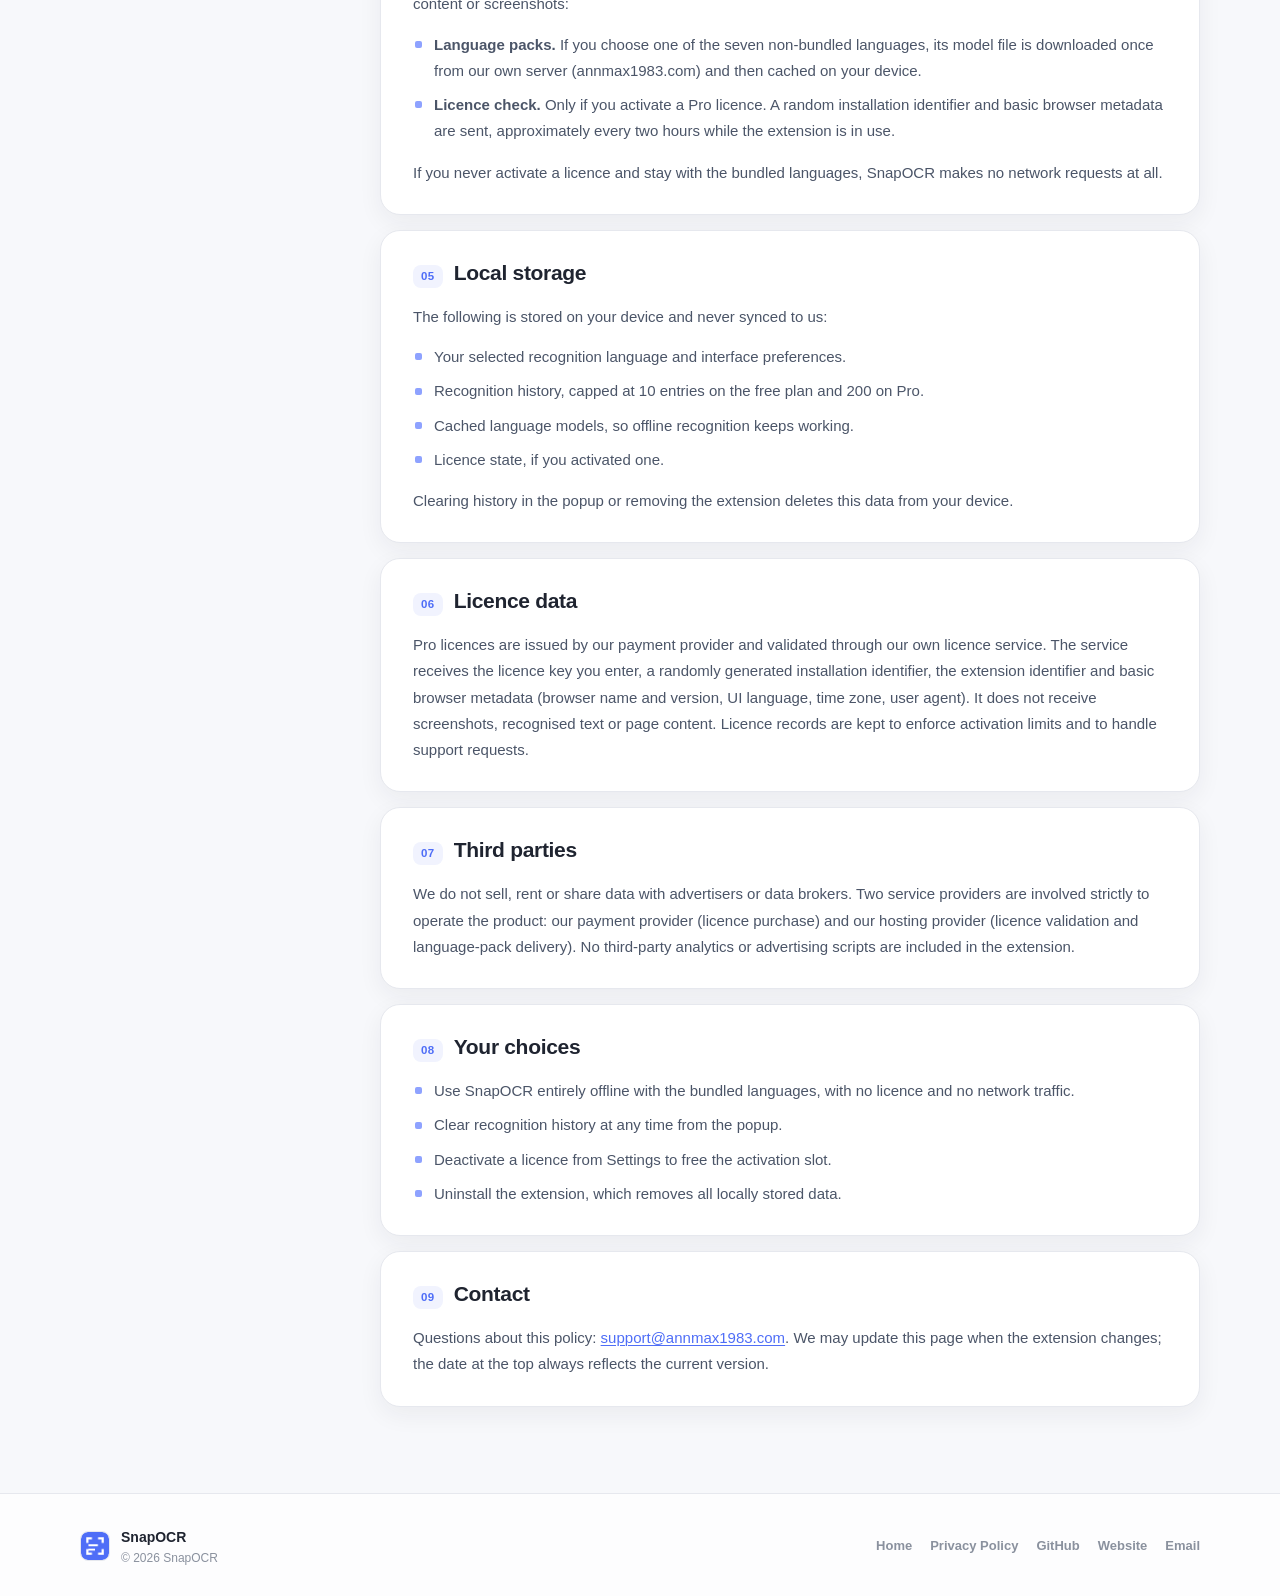
<file: privacy-policy.html>
<!DOCTYPE html>
<html lang="en">
<head>
<meta charset="utf-8">
<meta name="viewport" content="width=device-width, initial-scale=1">
<title>SnapOCR — Privacy Policy</title>
<meta name="description" content="SnapOCR privacy policy: what is stored on your device, when the extension uses the network, and how to delete your data.">
<link rel="icon" href="icons/icon128.png">
<style>
:root{
  --accent:#4f6ef7;
  --accent-2:#8ea2ff;
  --bg:#f7f8fb;
  --surface:#ffffff;
  --ink:#1f2430;
  --body:#4b5568;
  --muted:#8a919e;
  --line:#e6e8ee;
  --tint:#eef1fe;
  --tint:color-mix(in srgb, var(--accent) 8%, #ffffff);
  --tint-strong:#e3e8fd;
  --tint-strong:color-mix(in srgb, var(--accent) 14%, #ffffff);
  --shadow:0 18px 45px rgba(31,36,48,.10);
  --shadow-soft:0 8px 24px rgba(31,36,48,.06);
}
*{box-sizing:border-box}
html{scroll-behavior:smooth;scroll-padding-top:96px}
body{
  margin:0;
  color:var(--body);
  background:radial-gradient(900px 420px at 100% -8%, color-mix(in srgb, var(--accent-2) 12%, #ffffff) 0%, rgba(255,255,255,0) 70%), var(--bg);
  font-family:"Segoe UI Variable Text","Segoe UI",-apple-system,BlinkMacSystemFont,"Helvetica Neue",Arial,sans-serif;
  font-size:16px;
  line-height:1.65;
  -webkit-font-smoothing:antialiased;
  text-rendering:optimizeLegibility;
}
img{display:block;max-width:100%}
a{color:var(--accent);text-decoration:none}
a:hover{text-decoration:underline}
button,select{font:inherit}
[hidden]{display:none !important}
::selection{background:color-mix(in srgb, var(--accent) 22%, #ffffff);color:var(--ink)}
:focus-visible{outline:2px solid color-mix(in srgb, var(--accent) 55%, #ffffff);outline-offset:3px}
.wrap{width:min(1120px, calc(100% - 40px));margin:0 auto}
.topbar{position:sticky;top:0;z-index:40;background:rgba(255,255,255,.88);backdrop-filter:blur(16px);border-bottom:1px solid var(--line)}
.topbar-inner{display:flex;align-items:center;gap:18px;height:70px}
.brand{display:flex;align-items:center;gap:11px;color:var(--ink);font-size:16px;font-weight:750;letter-spacing:-.015em;white-space:nowrap}
.brand:hover{text-decoration:none}
.brand img{width:32px;height:32px;border-radius:9px;background:#fff;border:1px solid var(--line)}
.nav-links{display:flex;align-items:center;gap:20px;margin-left:auto;font-size:13.5px;font-weight:650}
.nav-links a{color:var(--muted)}
.nav-links a:hover{color:var(--accent);text-decoration:none}
.top-actions{display:flex;align-items:center;gap:9px;margin-left:auto}
.nav-links + .top-actions{margin-left:0}
.icon-btn{width:38px;height:38px;display:grid;place-items:center;border-radius:10px;border:1px solid var(--line);background:#fff;color:var(--muted)}
.icon-btn:hover{color:var(--accent);border-color:color-mix(in srgb, var(--accent) 26%, var(--line));text-decoration:none}
.lang{
  appearance:none;-webkit-appearance:none;
  border:1px solid var(--line);
  background-color:#fff;
  background-image:url("data:image/svg+xml,%3Csvg xmlns='http://www.w3.org/2000/svg' width='12' height='12' viewBox='0 0 24 24' fill='none' stroke='%2364718a' stroke-width='2' stroke-linecap='round' stroke-linejoin='round'%3E%3Cpath d='m6 9 6 6 6-6'/%3E%3C/svg%3E");
  background-repeat:no-repeat;
  background-position:right 10px center;
  background-size:12px;
  color:var(--ink);
  border-radius:10px;
  padding:9px 32px 9px 11px;
  font-size:13px;
  font-weight:600;
  cursor:pointer;
  max-width:150px;
}
.lang:hover{border-color:color-mix(in srgb, var(--accent) 26%, var(--line))}
.btn{display:inline-flex;align-items:center;justify-content:center;gap:9px;min-height:48px;padding:0 20px;border-radius:12px;border:1px solid transparent;font-weight:700;font-size:14.5px;line-height:1.2;transition:transform .18s ease, box-shadow .18s ease, background-color .18s ease, border-color .18s ease}
.btn:hover{text-decoration:none;transform:translateY(-1px)}
.btn-primary{background:var(--accent);color:#fff;box-shadow:0 12px 26px color-mix(in srgb, var(--accent) 26%, transparent)}
.btn-primary:hover{background:color-mix(in srgb, var(--accent) 90%, var(--ink));box-shadow:0 15px 30px color-mix(in srgb, var(--accent) 30%, transparent)}
.btn-secondary{background:#fff;color:var(--ink);border-color:var(--line)}
.btn-secondary:hover{border-color:color-mix(in srgb, var(--accent) 28%, var(--line))}
.btn-quiet{background:transparent;color:var(--muted);padding:0 8px}
.btn-quiet:hover{color:var(--accent)}
.site-footer{margin-top:48px;border-top:1px solid var(--line);background:rgba(255,255,255,.8);padding:32px 0}
.footer-inner{display:flex;flex-wrap:wrap;gap:20px 32px;align-items:center;justify-content:space-between}
.footer-brand{display:flex;align-items:center;gap:11px;color:var(--ink);font-size:14px;font-weight:700}
.footer-brand img{width:30px;height:30px;border-radius:8px;border:1px solid var(--line);background:#fff}
.footer-brand .copy{display:block;color:var(--muted);font-size:12px;font-weight:500;line-height:1.4;margin-top:1px}
.footer-links{display:flex;flex-wrap:wrap;gap:9px 18px;align-items:center;font-size:13px;font-weight:600}
.footer-links a{color:var(--muted)}
.footer-links a:hover{color:var(--accent);text-decoration:none}
@media (max-width:900px){
  .nav-links{display:none}
  .topbar-inner{height:62px}
  .wrap{width:calc(100% - 32px)}
}
@media (max-width:560px){
  .brand span{display:none}
  .lang{max-width:124px}
  .site-footer{padding:26px 0}
  .footer-inner{align-items:flex-start;flex-direction:column}
}
@media (prefers-reduced-motion:reduce){
  html{scroll-behavior:auto}
  *,*::before,*::after{transition:none !important;animation:none !important}
}

.policy-hero{padding:42px 0 8px}
.policy-hero-card{position:relative;overflow:hidden;background:linear-gradient(135deg,#ffffff 0%, color-mix(in srgb, var(--accent) 7%, #ffffff) 58%, color-mix(in srgb, var(--accent-2) 16%, #ffffff) 100%);border:1px solid var(--line);border-radius:26px;padding:42px 46px 36px;box-shadow:var(--shadow)}
.policy-hero-card::after{content:"";position:absolute;width:360px;height:360px;right:-110px;top:-160px;border-radius:50%;border:1px solid color-mix(in srgb, var(--accent) 22%, #ffffff);box-shadow:0 0 0 48px color-mix(in srgb, var(--accent) 5%, transparent);pointer-events:none}
.eyebrow{display:inline-flex;align-items:center;gap:7px;padding:6px 11px;border-radius:999px;background:rgba(255,255,255,.72);border:1px solid color-mix(in srgb, var(--accent) 22%, var(--line));color:var(--accent);font-size:11.5px;font-weight:800;letter-spacing:.11em;text-transform:uppercase}
.policy-hero h1{position:relative;z-index:1;margin:16px 0 0;color:var(--ink);font-size:clamp(34px,4.4vw,50px);line-height:1.06;letter-spacing:-.035em;font-weight:800}
.policy-hero h1 .h1-sub{color:var(--accent);font-weight:780}
.summary{position:relative;z-index:1;max-width:860px;margin:16px 0 20px;color:var(--body);font-size:15.5px;line-height:1.75}
.summary strong{color:var(--ink);font-weight:700}
.chips{position:relative;z-index:1;display:flex;flex-wrap:wrap;gap:8px}
.chip{display:inline-flex;align-items:center;gap:7px;padding:6px 11px;border-radius:999px;border:1px solid var(--line);background:rgba(255,255,255,.8);color:var(--ink);font-size:12.5px;font-weight:650}
.chip::before{content:"";width:6px;height:6px;border-radius:50%;background:var(--accent-2)}
.updated{position:relative;z-index:1;display:flex;align-items:center;gap:7px;margin:18px 0 0;color:var(--muted);font-size:12.5px;font-weight:550}
.updated svg{color:var(--accent)}
.policy-layout{display:grid;grid-template-columns:272px minmax(0,1fr);gap:28px;align-items:start;padding:32px 0 38px}
.toc{position:sticky;top:92px;max-height:calc(100vh - 120px);overflow:auto;background:#fff;border:1px solid var(--line);border-radius:18px;padding:18px 17px;box-shadow:var(--shadow-soft)}
.toc-title{margin:2px 0 12px;color:var(--ink);font-size:12.5px;font-weight:800;letter-spacing:.08em;text-transform:uppercase}
#p-toc{display:grid;gap:3px}
#p-toc a{display:grid;grid-template-columns:26px minmax(0,1fr);gap:8px;align-items:baseline;padding:8px 10px;border-radius:10px;border:1px solid transparent;color:var(--muted);font-size:14px;line-height:1.45}
#p-toc a span{color:color-mix(in srgb, var(--accent) 58%, var(--muted));font-size:11.5px;font-weight:800;letter-spacing:.04em}
#p-toc a:hover{background:var(--tint);color:var(--ink);text-decoration:none}
#p-toc a.active{background:var(--tint);border-color:color-mix(in srgb, var(--accent) 18%, var(--line));color:var(--ink)}
#p-toc a.active span{color:var(--accent)}
.policy-card{background:#fff;border:1px solid var(--line);border-radius:20px;padding:28px 32px;box-shadow:var(--shadow-soft)}
.policy-card + .policy-card{margin-top:15px}
.policy-card h2{display:flex;align-items:baseline;gap:11px;margin:0 0 16px;color:var(--ink);font-size:21px;line-height:1.3;letter-spacing:-.015em;font-weight:760}
.policy-num{flex:none;padding:4px 8px;border-radius:8px;background:var(--tint);color:var(--accent);font-size:11.5px;font-weight:800;letter-spacing:.04em}
.policy-body{color:var(--body);font-size:15px;line-height:1.75;overflow-wrap:anywhere}
.policy-body p{margin:0 0 14px}
.policy-body p:last-child{margin-bottom:0}
.policy-body strong{color:var(--ink);font-weight:700}
.policy-body em{color:var(--body)}
.policy-body a{color:var(--accent);text-decoration:underline;text-underline-offset:2px;text-decoration-thickness:1px}
.policy-body a:hover{color:color-mix(in srgb, var(--accent) 80%, var(--ink))}
.policy-body code{display:inline;padding:1px 6px;border:1px solid var(--line);border-radius:6px;background:#f3f6fb;color:var(--ink);font-family:ui-monospace,SFMono-Regular,Menlo,Consolas,monospace;font-size:.86em}
.policy-body ul{display:grid;gap:8px;margin:0 0 15px;padding:0;list-style:none}
.policy-body ul:last-child{margin-bottom:0}
.policy-body li{position:relative;padding-left:21px}
.policy-body li::before{content:"";position:absolute;left:2px;top:.62em;width:7px;height:7px;border-radius:2px;background:var(--accent-2)}
.policy-body h3{margin:21px 0 8px;color:var(--ink);font-size:15.5px;line-height:1.4;font-weight:750}
.policy-body h3:first-child{margin-top:0}
.policy-body .note{margin:15px 0 0;padding:13px 15px;border-left:3px solid var(--accent);border-radius:10px;background:var(--tint);color:var(--body);font-size:13.5px;line-height:1.65}
.table-wrap{margin:15px 0;overflow-x:auto;border:1px solid var(--line);border-radius:12px}
.policy-body table{width:100%;min-width:480px;border-collapse:collapse;font-size:13.5px;line-height:1.55}
.policy-body th{padding:10px 13px;border-bottom:1px solid var(--line);background:#f4f7fc;color:var(--ink);text-align:left;font-weight:700}
.policy-body td{padding:10px 13px;border-bottom:1px solid var(--line);vertical-align:top}
.policy-body th:first-child,.policy-body td:first-child{min-width:150px}
.policy-body tr:last-child td{border-bottom:none}
.policy-body table code{white-space:nowrap}
@media (max-width:900px){
  .policy-hero{padding:26px 0 4px}
  .policy-hero-card{padding:30px 24px 28px;border-radius:22px}
  .policy-layout{grid-template-columns:1fr;gap:16px;padding:22px 0 30px}
  .toc{position:static;max-height:none;padding:14px}
  #p-toc{grid-template-columns:1fr 1fr}
  .policy-card{padding:23px 20px}
  .policy-card h2{font-size:19px}
}
@media (max-width:600px){
  #p-toc{grid-template-columns:1fr}
  .policy-card{padding:21px 17px}
  .policy-body{font-size:14.5px}
}
</style>
</head>
<body>
<header class="topbar">
  <div class="wrap topbar-inner">
    <a class="brand" href="index.html"><img src="icons/icon128.png" alt="" width="32" height="32"><span>SnapOCR</span></a>
    <div class="top-actions">
      <a class="icon-btn" href="https://github.com/annmax1983/SnapOCR" target="_blank" rel="noopener" aria-label="GitHub"><svg viewBox="0 0 24 24" width="18" height="18" aria-hidden="true" fill="currentColor"><path d="M12 2C6.48 2 2 6.58 2 12.25c0 4.53 2.87 8.37 6.84 9.73.5.1.68-.22.68-.49 0-.24-.01-1.05-.01-1.9-2.78.62-3.37-1.21-3.37-1.21-.45-1.18-1.11-1.5-1.11-1.5-.91-.64.07-.63.07-.63 1 .07 1.53 1.06 1.53 1.06.89 1.56 2.34 1.11 2.91.85.09-.66.35-1.11.63-1.36-2.22-.26-4.56-1.14-4.56-5.07 0-1.12.39-2.03 1.03-2.75-.1-.26-.45-1.3.1-2.71 0 0 .84-.28 2.75 1.05A9.4 9.4 0 0 1 12 5.96c.85 0 1.71.12 2.51.35 1.91-1.33 2.75-1.05 2.75-1.05.55 1.41.2 2.45.1 2.71.64.72 1.03 1.63 1.03 2.75 0 3.94-2.34 4.81-4.57 5.06.36.32.68.94.68 1.9 0 1.37-.01 2.47-.01 2.81 0 .27.18.6.69.49A10.02 10.02 0 0 0 22 12.25C22 6.58 17.52 2 12 2Z"/></svg></a>
      <select class="lang" id="p-lang" aria-label="Language"><option value="en">English</option><option value="zh">简体中文</option><option value="ja">日本語</option><option value="de">Deutsch</option><option value="es">Español</option><option value="fr">Français</option></select>
      <a class="icon-btn" href="index.html" aria-label="Home" title="Home"><svg viewBox="0 0 24 24" width="18" height="18" aria-hidden="true" fill="none" stroke="currentColor" stroke-width="1.9" stroke-linecap="round" stroke-linejoin="round"><path d="M4 11.5 12 4l8 7.5"/><path d="M6 10v10h12V10"/></svg></a>
    </div>
  </div>
</header>
<main>
  <section class="policy-hero">
    <div class="wrap">
      <div class="policy-hero-card">
        <span class="eyebrow" id="p-eyebrow">Privacy Policy</span>
        <h1><span id="p-h1">SnapOCR</span> <span class="h1-sub" id="p-h1-sub">Privacy Policy</span></h1>
        <p class="summary" id="p-summary">SnapOCR does not collect, store or transmit any personal data. Screenshots and recognised text are processed entirely on your device. The extension makes no network requests at all unless you use a non-bundled language or activate a Pro licence.</p>
        <div class="chips" id="p-chips"><span class="chip">100% local OCR</span><span class="chip">No account</span><span class="chip">No analytics</span><span class="chip">Licence optional</span></div>
        <p class="updated"><svg viewBox="0 0 24 24" width="14" height="14" aria-hidden="true" fill="none" stroke="currentColor" stroke-width="1.9" stroke-linecap="round" stroke-linejoin="round"><circle cx="12" cy="12" r="9"/><path d="M12 7v5l3 2"/></svg><span id="p-updated">Last updated: November 2026</span></p>
      </div>
    </div>
  </section>
  <div class="wrap policy-layout">
    <aside class="toc">
      <p class="toc-title" id="p-toc-title">On this page</p>
      <nav id="p-toc" aria-label="On this page">
<a href="#section-1"><span>01</span>Data collection</a>
<a href="#section-2"><span>02</span>How SnapOCR works</a>
<a href="#section-3"><span>03</span>Permissions</a>
<a href="#section-4"><span>04</span>Network requests</a>
<a href="#section-5"><span>05</span>Local storage</a>
<a href="#section-6"><span>06</span>Licence data</a>
<a href="#section-7"><span>07</span>Third parties</a>
<a href="#section-8"><span>08</span>Your choices</a>
<a href="#section-9"><span>09</span>Contact</a>
      </nav>
    </aside>
    <div id="p-sections">
<article class="policy-card" id="section-1"><h2><span class="policy-num">01</span>Data collection</h2><div class="policy-body"><p>SnapOCR collects no personal information. Specifically:</p><ul><li>No account, email address or name is requested.</li><li>No screenshots, recognised text or clipboard contents are transmitted.</li><li>No browsing history, tab URLs, cookies or form data are read or stored.</li><li>No analytics, crash reports or telemetry are sent.</li></ul><div class="note">The screenshot you select exists only in the browser's memory, is cropped locally, and is discarded when the result window closes.</div></div></article>
<article class="policy-card" id="section-2"><h2><span class="policy-num">02</span>How SnapOCR works</h2><div class="policy-body"><p>The OCR engine (Tesseract.js, compiled to WebAssembly) and the language data for English and Simplified Chinese are bundled with the extension. When you drag a selection, the visible tab is captured with the browser's own screenshot API, cropped on your device with a canvas, and passed to the local engine. Nothing is uploaded at any step.</p></div></article>
<article class="policy-card" id="section-3"><h2><span class="policy-num">03</span>Permissions</h2><div class="policy-body"><ul><li><code>activeTab</code> — reads the current tab only at the moment you start a capture; there is no standing access to sites you have not acted on.</li><li><code>scripting</code> — injects the selection overlay into the current tab when you invoke a capture.</li><li><code>contextMenus</code> — adds the right-click entry.</li><li><code>storage</code> / <code>unlimitedStorage</code> — saves settings, history and cached language packs on your device.</li><li><code>clipboardWrite</code> — copies recognised text when you click Copy.</li><li>Host permissions <code>api.annmax1983.com</code> and <code>annmax1983.com</code> — optional Pro licence checks and one-time downloads of the Pro language packs.</li></ul></div></article>
<article class="policy-card" id="section-4"><h2><span class="policy-num">04</span>Network requests</h2><div class="policy-body"><p>There are exactly two situations in which SnapOCR makes an outbound request, and neither includes page content or screenshots:</p><ul><li><b>Language packs.</b> If you choose one of the seven non-bundled languages, its model file is downloaded once from our own server (annmax1983.com) and then cached on your device.</li><li><b>Licence check.</b> Only if you activate a Pro licence. A random installation identifier and basic browser metadata are sent, approximately every two hours while the extension is in use.</li></ul><p>If you never activate a licence and stay with the bundled languages, SnapOCR makes no network requests at all.</p></div></article>
<article class="policy-card" id="section-5"><h2><span class="policy-num">05</span>Local storage</h2><div class="policy-body"><p>The following is stored on your device and never synced to us:</p><ul><li>Your selected recognition language and interface preferences.</li><li>Recognition history, capped at 10 entries on the free plan and 200 on Pro.</li><li>Cached language models, so offline recognition keeps working.</li><li>Licence state, if you activated one.</li></ul><p>Clearing history in the popup or removing the extension deletes this data from your device.</p></div></article>
<article class="policy-card" id="section-6"><h2><span class="policy-num">06</span>Licence data</h2><div class="policy-body"><p>Pro licences are issued by our payment provider and validated through our own licence service. The service receives the licence key you enter, a randomly generated installation identifier, the extension identifier and basic browser metadata (browser name and version, UI language, time zone, user agent). It does not receive screenshots, recognised text or page content. Licence records are kept to enforce activation limits and to handle support requests.</p></div></article>
<article class="policy-card" id="section-7"><h2><span class="policy-num">07</span>Third parties</h2><div class="policy-body"><p>We do not sell, rent or share data with advertisers or data brokers. Two service providers are involved strictly to operate the product: our payment provider (licence purchase) and our hosting provider (licence validation and language-pack delivery). No third-party analytics or advertising scripts are included in the extension.</p></div></article>
<article class="policy-card" id="section-8"><h2><span class="policy-num">08</span>Your choices</h2><div class="policy-body"><ul><li>Use SnapOCR entirely offline with the bundled languages, with no licence and no network traffic.</li><li>Clear recognition history at any time from the popup.</li><li>Deactivate a licence from Settings to free the activation slot.</li><li>Uninstall the extension, which removes all locally stored data.</li></ul></div></article>
<article class="policy-card" id="section-9"><h2><span class="policy-num">09</span>Contact</h2><div class="policy-body"><p>Questions about this policy: <a href="mailto:support@annmax1983.com">support@annmax1983.com</a>. We may update this page when the extension changes; the date at the top always reflects the current version.</p></div></article>
    </div>
  </div>
</main>
<footer class="site-footer">
  <div class="wrap footer-inner">
    <div class="footer-brand">
      <img src="icons/icon128.png" alt="" width="30" height="30">
      <div>SnapOCR<span class="copy">© 2026 SnapOCR</span></div>
    </div>
    <nav class="footer-links" aria-label="Footer">
      <a href="index.html" id="p-footer-home">Home</a>
      <a href="privacy-policy.html" id="p-footer-privacy">Privacy Policy</a>
      <a href="https://github.com/annmax1983/SnapOCR" target="_blank" rel="noopener" id="p-footer-github">GitHub</a>
      <a href="https://annmax1983.com/extensions/snapocr" target="_blank" rel="noopener" id="p-footer-site">Website</a>
      <a href="mailto:support@annmax1983.com" id="p-footer-email">Email</a>
    </nav>
  </div>
</footer>
<script>
const MODEL = {"langs":{
"en":{
  summary: "SnapOCR does not collect, store or transmit any personal data. Screenshots and recognised text are processed entirely on your device. The extension makes no network requests at all unless you use a non-bundled language or activate a Pro licence.",
  sections: [
    { t: "Data collection", html: "<p>SnapOCR collects no personal information. Specifically:</p><ul><li>No account, email address or name is requested.</li><li>No screenshots, recognised text or clipboard contents are transmitted.</li><li>No browsing history, tab URLs, cookies or form data are read or stored.</li><li>No analytics, crash reports or telemetry are sent.</li></ul><div class='note'>The screenshot you select exists only in the browser's memory, is cropped locally, and is discarded when the result window closes.</div>" },
    { t: "How SnapOCR works", html: "<p>The OCR engine (Tesseract.js, compiled to WebAssembly) and the language data for English and Simplified Chinese are bundled with the extension. When you drag a selection, the visible tab is captured with the browser's own screenshot API, cropped on your device with a canvas, and passed to the local engine. Nothing is uploaded at any step.</p>" },
    { t: "Permissions", html: "<ul><li><code>activeTab</code> — reads the current tab only at the moment you start a capture; there is no standing access to sites you have not acted on.</li><li><code>scripting</code> — injects the selection overlay into the current tab when you invoke a capture.</li><li><code>contextMenus</code> — adds the right-click entry.</li><li><code>storage</code> / <code>unlimitedStorage</code> — saves settings, history and cached language packs on your device.</li><li><code>clipboardWrite</code> — copies recognised text when you click Copy.</li><li>Host permissions <code>api.annmax1983.com</code> and <code>annmax1983.com</code> — optional Pro licence checks and one-time downloads of the Pro language packs.</li></ul>" },
    { t: "Network requests", html: "<p>There are exactly two situations in which SnapOCR makes an outbound request, and neither includes page content or screenshots:</p><ul><li><b>Language packs.</b> If you choose one of the seven non-bundled languages, its model file is downloaded once from our own server (annmax1983.com) and then cached on your device.</li><li><b>Licence check.</b> Only if you activate a Pro licence. A random installation identifier and basic browser metadata are sent, approximately every two hours while the extension is in use.</li></ul><p>If you never activate a licence and stay with the bundled languages, SnapOCR makes no network requests at all.</p>" },
    { t: "Local storage", html: "<p>The following is stored on your device and never synced to us:</p><ul><li>Your selected recognition language and interface preferences.</li><li>Recognition history, capped at 10 entries on the free plan and 200 on Pro.</li><li>Cached language models, so offline recognition keeps working.</li><li>Licence state, if you activated one.</li></ul><p>Clearing history in the popup or removing the extension deletes this data from your device.</p>" },
    { t: "Licence data", html: "<p>Pro licences are issued by our payment provider and validated through our own licence service. The service receives the licence key you enter, a randomly generated installation identifier, the extension identifier and basic browser metadata (browser name and version, UI language, time zone, user agent). It does not receive screenshots, recognised text or page content. Licence records are kept to enforce activation limits and to handle support requests.</p>" },
    { t: "Third parties", html: "<p>We do not sell, rent or share data with advertisers or data brokers. Two service providers are involved strictly to operate the product: our payment provider (licence purchase) and our hosting provider (licence validation and language-pack delivery). No third-party analytics or advertising scripts are included in the extension.</p>" },
    { t: "Your choices", html: "<ul><li>Use SnapOCR entirely offline with the bundled languages, with no licence and no network traffic.</li><li>Clear recognition history at any time from the popup.</li><li>Deactivate a licence from Settings to free the activation slot.</li><li>Uninstall the extension, which removes all locally stored data.</li></ul>" },
    { t: "Contact", html: "<p>Questions about this policy: <a href='mailto:support@annmax1983.com'>support@annmax1983.com</a>. We may update this page when the extension changes; the date at the top always reflects the current version.</p>" }
  ]
},
"zh":{
  summary: "SnapOCR 不收集、不存储、不传输任何个人数据。截图与识别结果完全在你的设备上处理。除非你使用非内置语言或激活 Pro 授权，扩展不会发起任何网络请求。",
  sections: [
    { t: "数据收集", html: "<p>SnapOCR 不收集任何个人信息。具体而言：</p><ul><li>不索取账号、邮箱或姓名。</li><li>不传输截图、识别结果或剪贴板内容。</li><li>不读取、不存储浏览记录、标签页网址、Cookie 或表单数据。</li><li>不发送使用统计、崩溃报告或遥测数据。</li></ul><div class='note'>你框选的截图只存在于浏览器内存中，在本地完成裁剪，结果窗口关闭即被丢弃。</div>" },
    { t: "工作方式", html: "<p>OCR 引擎（Tesseract.js，编译为 WebAssembly）与英文、简体中文语言数据随扩展内置。你框选时，浏览器用自己的截图 API 截取当前可见区域，在本机用 canvas 裁剪后交给本地引擎识别。任何一步都不会上传。</p>" },
    { t: "权限说明", html: "<ul><li><code>activeTab</code> — 仅在你发起识别的那一刻读取当前标签页，不对未操作的网站保持常驻访问。</li><li><code>scripting</code> — 在你发起识别时向当前标签页注入选区层。</li><li><code>contextMenus</code> — 添加右键菜单项。</li><li><code>storage</code> / <code>unlimitedStorage</code> — 在本机保存设置、历史与语言包缓存。</li><li><code>clipboardWrite</code> — 点击「复制」时把识别结果写入剪贴板。</li><li>主机权限 <code>api.annmax1983.com</code>、<code>annmax1983.com</code> — 仅用于可选的 Pro 授权校验，以及 Pro 语言包的一次性下载。</li></ul>" },
    { t: "网络请求", html: "<p>SnapOCR 只在两种情况下发起对外请求，且都不包含页面内容或截图：</p><ul><li><b>语言包。</b>若你选择 7 种非内置语言之一，对应模型文件会从我们的服务器（annmax1983.com）下载一次，随后缓存在本机。</li><li><b>授权校验。</b>仅在你激活 Pro 授权后发生，使用期间大约每两小时一次，发送随机安装标识与基础浏览器信息。</li></ul><p>如果你不激活授权、只使用内置语言，SnapOCR 完全不发起任何网络请求。</p>" },
    { t: "本地存储", html: "<p>以下数据保存在你的设备上，不会同步给我们：</p><ul><li>你选择的识别语言与界面偏好。</li><li>识别历史：免费版上限 10 条，Pro 版 200 条。</li><li>已缓存的语言模型，用于保持离线可用。</li><li>授权状态（如果你激活过）。</li></ul><p>在弹窗中清空历史或卸载扩展，即会从设备上删除这些数据。</p>" },
    { t: "授权数据", html: "<p>Pro 授权由支付服务商签发，并通过我们自建的授权服务校验。该服务会收到你输入的授权码、随机生成的安装标识、扩展标识以及基础浏览器信息（浏览器名称与版本、界面语言、时区、User-Agent）；不会收到截图、识别结果或页面内容。授权记录用于执行激活数量限制与处理售后支持。</p>" },
    { t: "第三方", html: "<p>我们不会向广告商或数据中间商出售、出租或共享数据。仅有两类服务商参与产品运行：支付服务商（授权购买）与托管服务商（授权校验、语言包分发）。扩展内不含任何第三方统计或广告脚本。</p>" },
    { t: "你的选择", html: "<ul><li>不激活授权、只使用内置语言，即可全程离线使用，零网络流量。</li><li>随时在弹窗中清空识别历史。</li><li>在设置中注销授权，释放激活名额。</li><li>卸载扩展，将删除全部本地数据。</li></ul>" },
    { t: "联系我们", html: "<p>关于本政策的疑问：<a href='mailto:support@annmax1983.com'>support@annmax1983.com</a>。扩展功能调整时我们可能更新本页面，页面顶部的日期始终反映当前版本。</p>" }
  ]
},
"ja":{
  summary: "SnapOCR は個人データを収集・保存・送信しません。スクリーンショットと認識結果は完全に端末内で処理されます。同梱外の言語を使うか Pro ライセンスを有効化しない限り、拡張機能は一切ネットワーク通信を行いません。",
  sections: [
    { t: "データ収集", html: "<p>SnapOCR は個人情報を収集しません。具体的には：</p><ul><li>アカウント・メールアドレス・名前は要求しません。</li><li>スクリーンショット・認識結果・クリップボードの内容は送信しません。</li><li>閲覧履歴・タブ URL・Cookie・フォームデータは読み取り・保存しません。</li><li>解析・クラッシュレポート・テレメトリーは送信しません。</li></ul><div class='note'>選択したスクリーンショットはブラウザのメモリ上にのみ存在し、ローカルで切り取られ、結果ウィンドウを閉じると破棄されます。</div>" },
    { t: "動作の仕組み", html: "<p>OCR エンジン（Tesseract.js、WebAssembly にコンパイル）と英語・簡体字中国語の言語データは拡張機能に同梱されています。範囲を選択すると、ブラウザ自身のスクリーンショット API で現在のタブを撮影し、端末上の canvas で切り取ってローカルエンジンに渡します。どの段階でもアップロードは行いません。</p>" },
    { t: "権限について", html: "<ul><li><code>activeTab</code> — キャプチャ開始の瞬間にだけ現在のタブを読み取ります。操作していないサイトへの常駐アクセスはありません。</li><li><code>scripting</code> — 実行時に選択オーバーレイを注入します。</li><li><code>contextMenus</code> — 右クリック項目を追加します。</li><li><code>storage</code> / <code>unlimitedStorage</code> — 設定・履歴・言語パックのキャッシュを端末に保存します。</li><li><code>clipboardWrite</code> — コピー時に認識結果をクリップボードへ書き込みます。</li><li>ホスト権限 <code>api.annmax1983.com</code>・<code>annmax1983.com</code> — 任意の Pro ライセンス確認と、Pro 言語パックの初回ダウンロードのみに使用。</li></ul>" },
    { t: "ネットワーク通信", html: "<p>外部通信が発生するのは次の 2 つの場面だけで、どちらもページ内容やスクリーンショットを含みません：</p><ul><li><b>言語パック。</b>同梱外 7 言語のいずれかを選ぶと、モデルファイルを当社のサーバー（annmax1983.com）から一度だけダウンロードし、端末にキャッシュします。</li><li><b>ライセンス確認。</b>Pro ライセンスを有効化した場合のみ。ランダムなインストール識別子と基本ブラウザ情報を、使用中は約 2 時間ごとに送信します。</li></ul><p>ライセンスを有効化せず同梱言語だけを使えば、SnapOCR は一切通信しません。</p>" },
    { t: "ローカル保存", html: "<p>以下は端末に保存され、当方へ同期されません：</p><ul><li>選択した認識言語と表示設定。</li><li>認識履歴（無料版 10 件、Pro 版 200 件まで）。</li><li>キャッシュした言語モデル（オフライン認識のため）。</li><li>ライセンス状態（有効化した場合）。</li></ul><p>ポップアップで履歴を消すか拡張機能を削除すると、これらは端末から削除されます。</p>" },
    { t: "ライセンスデータ", html: "<p>Pro ライセンスは決済プロバイダーが発行し、当方のライセンスサービスで検証されます。送信されるのは入力されたライセンスキー、ランダムなインストール識別子、拡張機能識別子、基本ブラウザ情報（名前・バージョン・UI 言語・タイムゾーン・User-Agent）のみで、スクリーンショット・認識結果・ページ内容は含まれません。ライセンス記録は活性化数の制限とサポート対応のために保持されます。</p>" },
    { t: "第三者", html: "<p>広告主やデータブローカーにデータを販売・貸与・共有することはありません。製品の運用に厳密に必要な 2 つのサービス（決済プロバイダー、ライセンス検証と言語パック配信のホスティング）のみが関与します。拡張機能に第三者の解析・広告スクリプトは含まれていません。</p>" },
    { t: "あなたの選択", html: "<ul><li>同梱言語だけを使えば、ライセンスなし・通信なしで完全オフラインで利用できます。</li><li>ポップアップからいつでも履歴を消去できます。</li><li>設定からライセンスを解除すると活性化枠が空きます。</li><li>拡張機能を削除するとローカルデータはすべて削除されます。</li></ul>" },
    { t: "お問い合わせ", html: "<p>本ポリシーに関するご質問：<a href='mailto:support@annmax1983.com'>support@annmax1983.com</a>。拡張機能の変更に合わせて本ページを更新することがあります。上部の日付が常に現在の版を示します。</p>" }
  ]
},
"de":{
  summary: "SnapOCR erhebt, speichert oder überträgt keinerlei personenbezogene Daten. Screenshots und erkannter Text werden vollständig auf Ihrem Gerät verarbeitet. Ohne nicht enthaltene Sprachpakete oder eine Pro-Lizenz stellt die Erweiterung keinerlei Netzwerkanfragen.",
  sections: [
    { t: "Datenerfassung", html: "<p>SnapOCR erfasst keine persönlichen Daten. Konkret:</p><ul><li>Kein Konto, keine E-Mail, kein Name wird abgefragt.</li><li>Keine Screenshots, erkannten Texte oder Zwischenablage-Inhalte werden übertragen.</li><li>Kein Lesen oder Speichern von Verlauf, Tab-URLs, Cookies oder Formulardaten.</li><li>Keine Analyse-, Absturz- oder Telemetriedaten.</li></ul><div class='note'>Der ausgewählte Screenshot existiert nur im Arbeitsspeicher des Browsers, wird lokal zugeschnitten und beim Schließen des Fensters verworfen.</div>" },
    { t: "Wie SnapOCR funktioniert", html: "<p>Die OCR-Engine (Tesseract.js, als WebAssembly kompiliert) sowie die Sprachdaten für Englisch und Chinesisch (vereinfacht) sind in der Erweiterung enthalten. Beim Aufziehen einer Auswahl fotografiert der Browser den sichtbaren Tab mit seiner eigenen Screenshot-API, das Bild wird auf Ihrem Gerät per Canvas zugeschnitten und an die lokale Engine übergeben. In keinem Schritt wird etwas hochgeladen.</p>" },
    { t: "Berechtigungen", html: "<ul><li><code>activeTab</code> — liest den aktuellen Tab nur im Moment der Aufnahme; kein dauerhafter Zugriff auf unberührte Seiten.</li><li><code>scripting</code> — injiziert das Auswahl-Overlay bei Bedarf.</li><li><code>contextMenus</code> — fügt den Rechtsklick-Eintrag hinzu.</li><li><code>storage</code> / <code>unlimitedStorage</code> — speichert Einstellungen, Verlauf und Sprachpakete auf Ihrem Gerät.</li><li><code>clipboardWrite</code> — kopiert erkannten Text beim Klick auf „Kopieren“.</li><li>Host-Berechtigungen <code>api.annmax1983.com</code> und <code>annmax1983.com</code> — nur für die optionale Pro-Lizenzprüfung und den einmaligen Download der Pro-Sprachpakete.</li></ul>" },
    { t: "Netzwerkanfragen", html: "<p>Es gibt genau zwei Situationen mit ausgehenden Anfragen, und keine überträgt Seiteninhalte oder Screenshots:</p><ul><li><b>Sprachpakete.</b> Wählen Sie eine der sieben nicht enthaltenen Sprachen, wird die Modelldatei einmal von unserem eigenen Server (annmax1983.com) geladen und auf dem Gerät zwischengespeichert.</li><li><b>Lizenzprüfung.</b> Nur bei aktivierter Pro-Lizenz: eine zufällige Installations-ID und grundlegende Browserdaten, während der Nutzung etwa alle zwei Stunden.</li></ul><p>Ohne Lizenz und nur mit enthaltenen Sprachen stellt SnapOCR keinerlei Netzwerkanfragen.</p>" },
    { t: "Lokaler Speicher", html: "<p>Folgendes wird auf Ihrem Gerät gespeichert und nie mit uns synchronisiert:</p><ul><li>Gewählte Erkennungssprache und Oberflächeneinstellungen.</li><li>Erkennungsverlauf (max. 10 Einträge gratis, 200 mit Pro).</li><li>Zwischengespeicherte Sprachmodelle für die Offline-Erkennung.</li><li>Lizenzstatus, sofern aktiviert.</li></ul><p>Verlauf leeren oder die Erweiterung entfernen löscht diese Daten vom Gerät.</p>" },
    { t: "Lizenzdaten", html: "<p>Pro-Lizenzen werden von unserem Zahlungsdienstleister ausgestellt und über unseren eigenen Lizenzdienst geprüft. Der Dienst erhält den eingegebenen Lizenzschlüssel, eine zufällige Installations-ID, die Erweiterungs-ID und grundlegende Browserdaten (Name, Version, Oberflächensprache, Zeitzone, User-Agent) — niemals Screenshots, erkannten Text oder Seiteninhalte. Lizenzdaten dienen der Begrenzung der Aktivierungen und dem Support.</p>" },
    { t: "Drittanbieter", html: "<p>Wir verkaufen, vermieten oder teilen keine Daten mit Werbekunden oder Datenhändlern. Am Betrieb beteiligt sind ausschließlich zwei Dienstleister: unser Zahlungsdienstleister (Lizenzkauf) und unser Hosting-Anbieter (Lizenzprüfung und Auslieferung der Sprachpakete). Die Erweiterung enthält keine Analyse- oder Werbeskripte von Dritten.</p>" },
    { t: "Ihre Wahlmöglichkeiten", html: "<ul><li>Nutzen Sie SnapOCR vollständig offline mit den enthaltenen Sprachen — ohne Lizenz und ohne Netzwerkverkehr.</li><li>Leeren Sie den Verlauf jederzeit über das Popup.</li><li>Deaktivieren Sie eine Lizenz in den Einstellungen, um den Platz freizugeben.</li><li>Deinstallation entfernt alle lokal gespeicherten Daten.</li></ul>" },
    { t: "Kontakt", html: "<p>Fragen zu dieser Erklärung: <a href='mailto:support@annmax1983.com'>support@annmax1983.com</a>. Bei Änderungen der Erweiterung kann diese Seite aktualisiert werden; das Datum oben zeigt stets die aktuelle Fassung.</p>" }
  ]
},
"es":{
  summary: "SnapOCR no recopila, almacena ni transmite ningún dato personal. Las capturas y el texto reconocido se procesan por completo en tu dispositivo. La extensión no realiza ninguna petición de red salvo que uses un idioma no incluido o actives una licencia Pro.",
  sections: [
    { t: "Recogida de datos", html: "<p>SnapOCR no recopila información personal. En concreto:</p><ul><li>No se pide cuenta, correo ni nombre.</li><li>No se transmiten capturas, texto reconocido ni contenido del portapapeles.</li><li>No se leen ni guardan historial, URLs de pestañas, cookies ni datos de formularios.</li><li>No se envían analíticas, informes de fallos ni telemetría.</li></ul><div class='note'>La captura que seleccionas existe solo en la memoria del navegador, se recorta en local y se descarta al cerrar la ventana de resultado.</div>" },
    { t: "Cómo funciona SnapOCR", html: "<p>El motor OCR (Tesseract.js, compilado a WebAssembly) y los datos de inglés y chino simplificado van incluidos en la extensión. Al arrastrar una selección, el navegador captura la pestaña visible con su propia API, la imagen se recorta en tu dispositivo con un canvas y se pasa al motor local. En ningún paso se sube nada.</p>" },
    { t: "Permisos", html: "<ul><li><code>activeTab</code> — lee la pestaña actual solo al iniciar una captura; no hay acceso permanente a sitios que no has usado.</li><li><code>scripting</code> — inyecta la capa de selección al invocar una captura.</li><li><code>contextMenus</code> — añade la entrada del menú contextual.</li><li><code>storage</code> / <code>unlimitedStorage</code> — guarda ajustes, historial y paquetes de idioma en tu dispositivo.</li><li><code>clipboardWrite</code> — copia el texto reconocido al pulsar Copiar.</li><li>Permisos de host <code>api.annmax1983.com</code> y <code>annmax1983.com</code> — solo para la validación opcional de la licencia Pro y la descarga única de los paquetes Pro.</li></ul>" },
    { t: "Peticiones de red", html: "<p>Hay exactamente dos situaciones con peticiones salientes, y ninguna incluye contenido de páginas ni capturas:</p><ul><li><b>Paquetes de idioma.</b> Si eliges uno de los siete idiomas no incluidos, su modelo se descarga una vez desde nuestro propio servidor (annmax1983.com) y queda en caché en tu dispositivo.</li><li><b>Validación de licencia.</b> Solo con licencia Pro activa: un identificador de instalación aleatorio y datos básicos del navegador, aproximadamente cada dos horas durante el uso.</li></ul><p>Sin licencia y solo con los idiomas incluidos, SnapOCR no realiza ninguna petición de red.</p>" },
    { t: "Almacenamiento local", html: "<p>Lo siguiente se guarda en tu dispositivo y nunca se sincroniza con nosotros:</p><ul><li>Idioma de reconocimiento y preferencias de interfaz.</li><li>Historial de reconocimientos (10 registros gratis, 200 con Pro).</li><li>Modelos de idioma en caché para el reconocimiento sin conexión.</li><li>Estado de la licencia, si la activaste.</li></ul><p>Borrar el historial desde el popup o desinstalar la extensión elimina estos datos del dispositivo.</p>" },
    { t: "Datos de licencia", html: "<p>Las licencias Pro las emite nuestro proveedor de pagos y se validan en nuestro propio servicio de licencias. El servicio recibe la clave introducida, un identificador de instalación aleatorio, el identificador de la extensión y datos básicos del navegador (nombre y versión, idioma de interfaz, zona horaria, user agent); nunca capturas, texto reconocido ni contenido de páginas. Los registros de licencia se conservan para limitar activaciones y gestionar soporte.</p>" },
    { t: "Terceros", html: "<p>No vendemos, alquilamos ni compartimos datos con anunciantes o intermediarios. Solo intervienen dos proveedores estrictamente para operar el producto: el proveedor de pagos (compra de licencia) y el de alojamiento (validación de licencia y entrega de paquetes de idioma). La extensión no incluye scripts de análisis ni publicidad de terceros.</p>" },
    { t: "Tus opciones", html: "<ul><li>Usa SnapOCR por completo sin conexión con los idiomas incluidos, sin licencia ni tráfico de red.</li><li>Borra el historial cuando quieras desde el popup.</li><li>Desactiva la licencia en Ajustes para liberar la plaza.</li><li>Desinstalar la extensión elimina todos los datos locales.</li></ul>" },
    { t: "Contacto", html: "<p>Dudas sobre esta política: <a href='mailto:support@annmax1983.com'>support@annmax1983.com</a>. Podemos actualizar esta página cuando cambie la extensión; la fecha superior refleja siempre la versión vigente.</p>" }
  ]
},
"fr":{
  summary: "SnapOCR ne collecte, ne stocke et ne transmet aucune donnée personnelle. Les captures et le texte reconnu sont traités intégralement sur votre appareil. L'extension n'effectue aucune requête réseau, sauf si vous utilisez une langue non incluse ou activez une licence Pro.",
  sections: [
    { t: "Collecte de données", html: "<p>SnapOCR ne collecte aucune information personnelle. Concrètement :</p><ul><li>Aucun compte, e-mail ou nom n'est demandé.</li><li>Aucune capture, texte reconnu ni contenu du presse-papiers n'est transmis.</li><li>Aucune lecture ni stockage de l'historique, des URLs d'onglets, des cookies ou des données de formulaires.</li><li>Aucune analyse, rapport de plantage ni télémétrie.</li></ul><div class='note'>La capture que vous sélectionnez n'existe que dans la mémoire du navigateur, est recadrée en local et disparaît à la fermeture de la fenêtre de résultat.</div>" },
    { t: "Fonctionnement de SnapOCR", html: "<p>Le moteur OCR (Tesseract.js, compilé en WebAssembly) ainsi que les données anglaises et chinoises simplifiées sont embarqués dans l'extension. Lorsque vous tracez une sélection, le navigateur photographie l'onglet visible avec sa propre API de capture, l'image est recadrée sur votre appareil via un canvas puis transmise au moteur local. Aucune étape n'implique de téléversement.</p>" },
    { t: "Permissions", html: "<ul><li><code>activeTab</code> — lit l'onglet courant uniquement au lancement d'une capture ; aucun accès permanent aux sites non utilisés.</li><li><code>scripting</code> — injecte la couche de sélection à la demande.</li><li><code>contextMenus</code> — ajoute l'entrée du menu contextuel.</li><li><code>storage</code> / <code>unlimitedStorage</code> — enregistre réglages, historique et packs de langue sur votre appareil.</li><li><code>clipboardWrite</code> — copie le texte reconnu au clic sur Copier.</li><li>Permissions d'hôte <code>api.annmax1983.com</code> et <code>annmax1983.com</code> — réservées à la vérification facultative de la licence Pro et au téléchargement unique des packs Pro.</li></ul>" },
    { t: "Requêtes réseau", html: "<p>Il existe exactement deux situations générant des requêtes sortantes, et aucune ne transporte le contenu des pages ni des captures :</p><ul><li><b>Packs de langue.</b> Si vous choisissez l'une des sept langues non incluses, le fichier du modèle est téléchargé une fois depuis notre propre serveur (annmax1983.com) puis mis en cache sur votre appareil.</li><li><b>Vérification de licence.</b> Uniquement avec une licence Pro active : un identifiant d'installation aléatoire et des données de navigateur de base, environ toutes les deux heures pendant l'utilisation.</li></ul><p>Sans licence et avec les langues incluses uniquement, SnapOCR n'effectue aucune requête réseau.</p>" },
    { t: "Stockage local", html: "<p>Les éléments suivants sont stockés sur votre appareil et jamais synchronisés avec nous :</p><ul><li>Langue de reconnaissance choisie et préférences d'interface.</li><li>Historique des reconnaissances (10 entrées en gratuit, 200 avec Pro).</li><li>Modèles de langue en cache pour la reconnaissance hors ligne.</li><li>État de la licence, si vous en avez activé une.</li></ul><p>Vider l'historique depuis le popup ou désinstaller l'extension supprime ces données de l'appareil.</p>" },
    { t: "Données de licence", html: "<p>Les licences Pro sont émises par notre prestataire de paiement et validées par notre propre service de licences. Ce service reçoit la clé saisie, un identifiant d'installation aléatoire, l'identifiant de l'extension et des données de navigateur de base (nom et version, langue de l'interface, fuseau horaire, user agent) — jamais de captures, de texte reconnu ni de contenu de pages. Les enregistrements de licence servent à limiter les activations et à traiter le support.</p>" },
    { t: "Tiers", html: "<p>Nous ne vendons, ne louons et ne partageons aucune donnée avec des annonceurs ou des courtiers. Seuls deux prestataires participent strictement au fonctionnement du produit : le prestataire de paiement (achat de licence) et l'hébergeur (validation de licence et distribution des packs de langue). L'extension ne contient aucun script d'analyse ni publicitaire tiers.</p>" },
    { t: "Vos choix", html: "<ul><li>Utilisez SnapOCR entièrement hors ligne avec les langues incluses, sans licence ni trafic réseau.</li><li>Videz l'historique à tout moment depuis le popup.</li><li>Désactivez une licence dans les réglages pour libérer la place.</li><li>La désinstallation de l'extension supprime toutes les données locales.</li></ul>" },
    { t: "Contact", html: "<p>Questions sur cette politique : <a href='mailto:support@annmax1983.com'>support@annmax1983.com</a>. Cette page peut être mise à jour lors des évolutions de l'extension ; la date en haut reflète toujours la version en vigueur.</p>" }
  ]
}
}};

const UI_ALL = {
"en":{"privacyTitle":"Privacy Policy","home":"Home","onThisPage":"On this page","lastUpdated":"Last updated: November 2026","chips":["100% local OCR","No account","No analytics","Licence optional"],"footerHome":"Home","footerGithub":"GitHub","footerSite":"Website","footerEmail":"Email"},
"zh":{"privacyTitle":"隐私政策","home":"首页","onThisPage":"本页内容","lastUpdated":"最后更新：2026 年 11 月","chips":["100% 本地 OCR","无需账号","无统计追踪","许可证可选"],"footerHome":"首页","footerGithub":"GitHub","footerSite":"官方网站","footerEmail":"邮箱"},
"ja":{"privacyTitle":"プライバシーポリシー","home":"ホーム","onThisPage":"このページの内容","lastUpdated":"最終更新：2026 年 11 月","chips":["100% 端末内 OCR","アカウント不要","トラッキングなし","ライセンスは任意"],"footerHome":"ホーム","footerGithub":"GitHub","footerSite":"公式サイト","footerEmail":"メール"},
"de":{"privacyTitle":"Datenschutzerklärung","home":"Start","onThisPage":"Auf dieser Seite","lastUpdated":"Zuletzt aktualisiert: November 2026","chips":["100 % lokale OCR","Kein Konto","Kein Tracking","Lizenz optional"],"footerHome":"Start","footerGithub":"GitHub","footerSite":"Website","footerEmail":"E-Mail"},
"es":{"privacyTitle":"Política de privacidad","home":"Inicio","onThisPage":"En esta página","lastUpdated":"Última actualización: noviembre de 2026","chips":["OCR 100% local","Sin cuenta","Sin analítica","Licencia opcional"],"footerHome":"Inicio","footerGithub":"GitHub","footerSite":"Sitio web","footerEmail":"Correo"},
"fr":{"privacyTitle":"Politique de confidentialité","home":"Accueil","onThisPage":"Sur cette page","lastUpdated":"Dernière mise à jour : novembre 2026","chips":["OCR 100 % locale","Sans compte","Sans analyse","Licence facultative"],"footerHome":"Accueil","footerGithub":"GitHub","footerSite":"Site web","footerEmail":"E-mail"}
};

const CONFIG = {"name":"SnapOCR","github":"https://github.com/annmax1983/SnapOCR","icon":"icons/icon128.png","site":"https://annmax1983.com/extensions/snapocr"};
const LANG_KEY = "vkt-snapocr-lang";
(function () {
  "use strict";

  var select = document.getElementById("p-lang");
  var observer = null;
  var ui = function (lang) { return UI_ALL[lang] || UI_ALL.en; };

  function esc(value) {
    return String(value == null ? "" : value)
      .replace(/&/g, "&amp;")
      .replace(/</g, "&lt;")
      .replace(/>/g, "&gt;")
      .replace(/"/g, "&quot;");
  }

  function setText(id, value) {
    var el = document.getElementById(id);
    if (el) el.textContent = value == null ? "" : value;
  }

  function detect() {
    var codes = navigator.languages && navigator.languages.length ? navigator.languages : [navigator.language || "en"];
    for (var i = 0; i < codes.length; i++) {
      var code = String(codes[i] || "").toLowerCase();
      if (code.indexOf("zh") === 0) return "zh";
      if (code.indexOf("ja") === 0) return "ja";
      if (code.indexOf("de") === 0) return "de";
      if (code.indexOf("es") === 0) return "es";
      if (code.indexOf("fr") === 0) return "fr";
      if (code.indexOf("en") === 0) return "en";
    }
    return "en";
  }

  function initToc() {
    if (observer) observer.disconnect();
    var links = Array.prototype.slice.call(document.querySelectorAll("#p-toc a"));
    var cards = Array.prototype.slice.call(document.querySelectorAll(".policy-card"));
    if (!links.length || !cards.length || typeof IntersectionObserver === "undefined") return;

    function activate(id) {
      links.forEach(function (link) {
        link.classList.toggle("active", link.getAttribute("href") === "#" + id);
      });
    }

    observer = new IntersectionObserver(function (entries) {
      var visible = entries.filter(function (entry) { return entry.isIntersecting; });
      if (visible.length) activate(visible[0].target.id);
    }, { rootMargin: "-18% 0px -68% 0px", threshold: [0, 1] });

    cards.forEach(function (card) { observer.observe(card); });
    if (links[0]) links[0].classList.add("active");
  }

  function render(lang) {
    var data = MODEL.langs[lang];
    if (!data) return;
    var u = ui(lang);

    document.documentElement.lang = lang === "zh" ? "zh-CN" : lang;
    document.title = CONFIG.name + " — " + u.privacyTitle;

    setText("p-home", u.home);
    setText("p-eyebrow", u.privacyTitle);
    setText("p-h1", CONFIG.name);
    setText("p-h1-sub", u.privacyTitle);
    setText("p-updated", u.lastUpdated);
    setText("p-toc-title", u.onThisPage);

    var summary = document.getElementById("p-summary");
    if (summary) summary.innerHTML = data.summary || "";

    var chips = document.getElementById("p-chips");
    if (chips) {
      chips.innerHTML = u.chips.map(function (chip) {
        return '<span class="chip">' + esc(chip) + "</span>";
      }).join("");
    }

    setText("p-footer-home", u.footerHome);
    setText("p-footer-privacy", u.privacyTitle);
    setText("p-footer-github", u.footerGithub);
    setText("p-footer-site", u.footerSite);
    setText("p-footer-email", u.footerEmail || "Email");

    var toc = document.getElementById("p-toc");
    var sections = document.getElementById("p-sections");
    if (!toc || !sections) return;
    toc.innerHTML = "";
    sections.innerHTML = "";

    data.sections.forEach(function (section, index) {
      var number = String(index + 1).padStart(2, "0");
      var id = "section-" + (index + 1);

      var link = document.createElement("a");
      link.href = "#" + id;
      link.innerHTML = "<span>" + number + "</span>" + esc(section.t);
      toc.appendChild(link);

      var card = document.createElement("article");
      card.className = "policy-card";
      card.id = id;
      card.innerHTML = '<h2><span class="policy-num">' + number + "</span>" + esc(section.t) + '</h2><div class="policy-body">' + section.html + "</div>";
      sections.appendChild(card);
    });

    initToc();
  }

  function storedLang() {
    try { return localStorage.getItem(LANG_KEY); } catch (error) { return null; }
  }

  function remember(lang) {
    try { localStorage.setItem(LANG_KEY, lang); } catch (error) { /* storage can be blocked */ }
  }

  initToc();

  if (select) {
    var saved = storedLang();
    var initial = saved && MODEL.langs[saved] ? saved : detect();
    if (!MODEL.langs[initial]) initial = "en";
    select.value = initial;
    if (initial !== "en") render(initial);
    select.addEventListener("change", function () {
      remember(select.value);
      render(select.value);
      window.scrollTo({ top: 0, behavior: "smooth" });
    });
  }
})();

</script>
</body>
</html>
</file>
